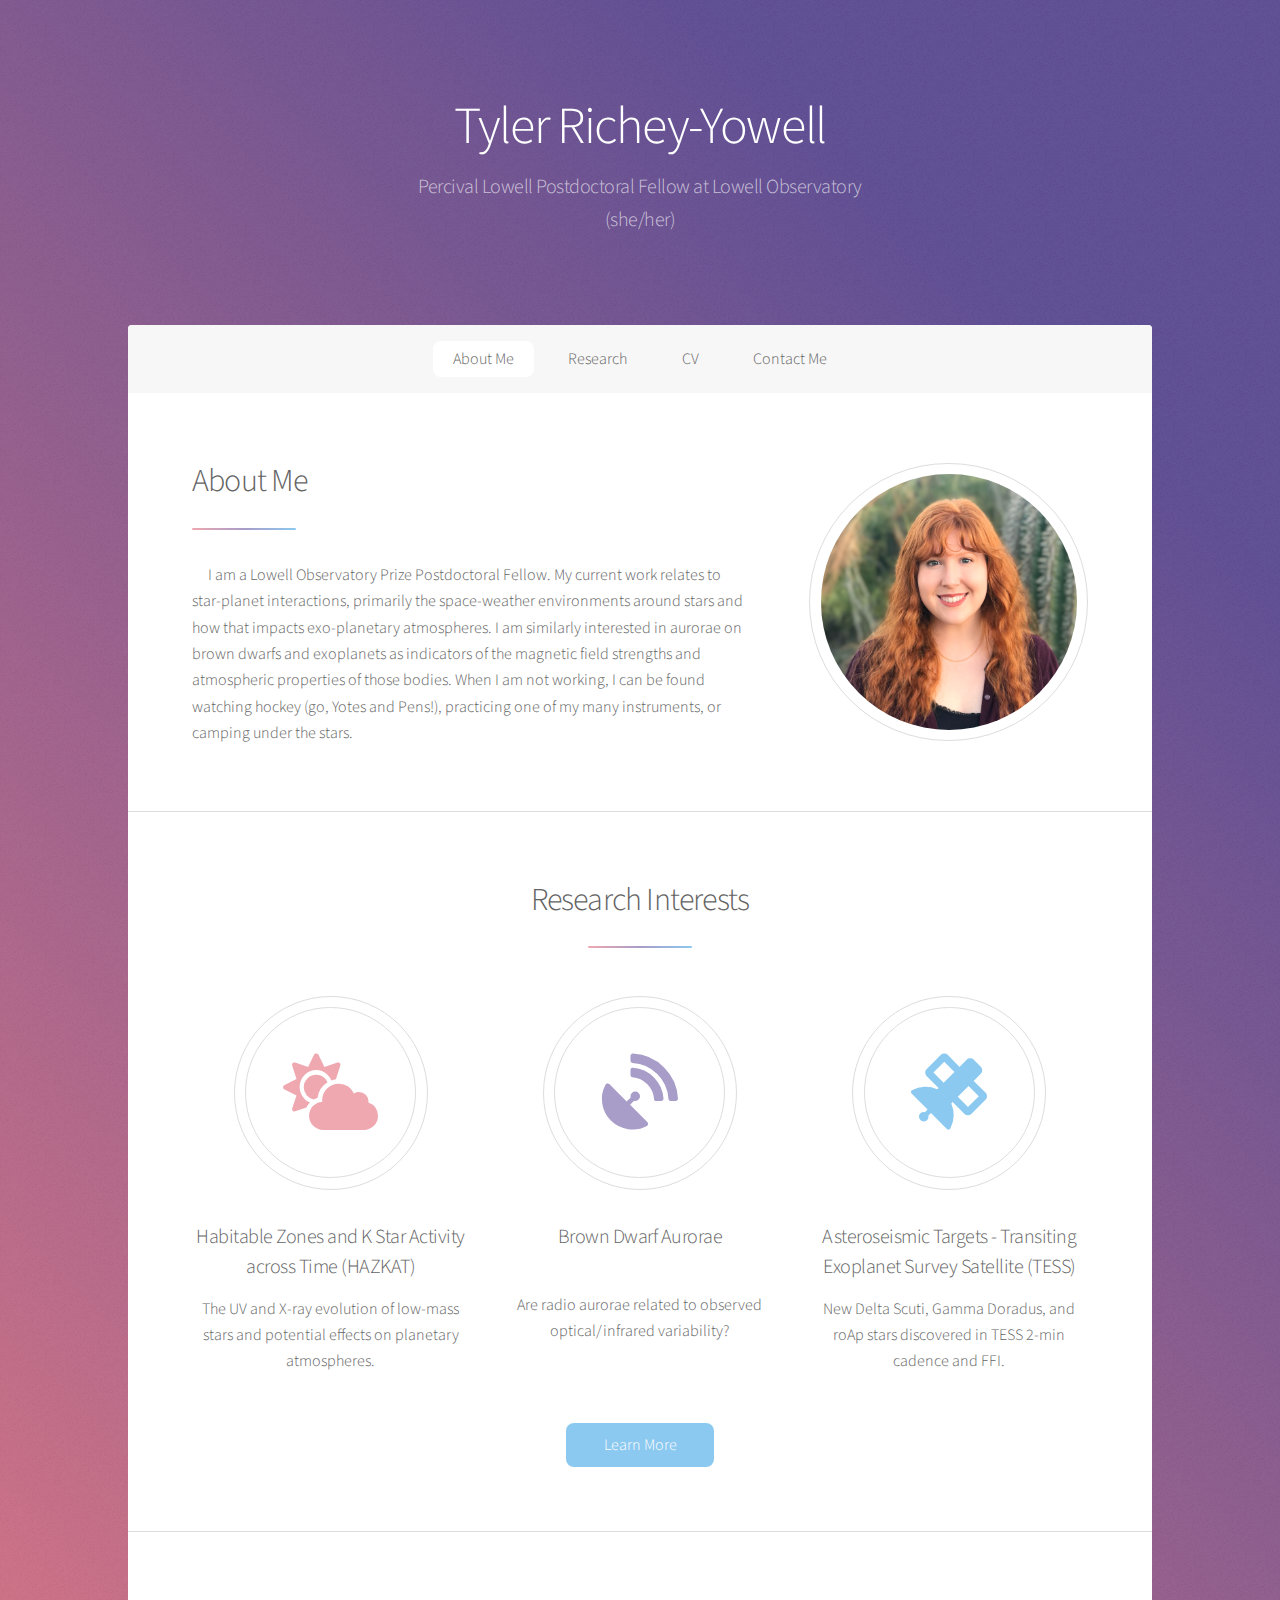
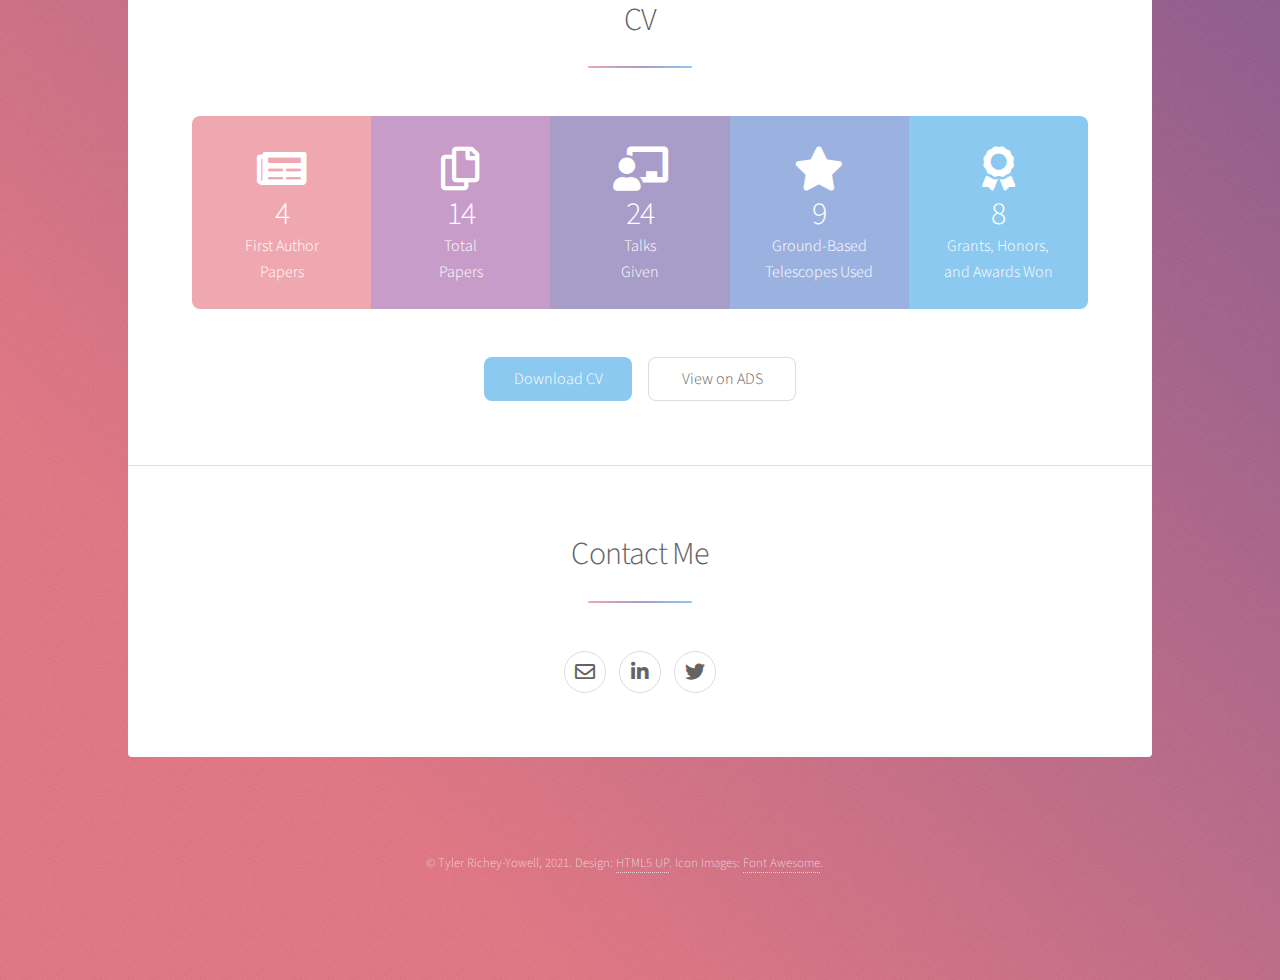
<file: index.html>
<!DOCTYPE HTML>
<!--
	Stellar by HTML5 UP
	html5up.net | @ajlkn
	Free for personal and commercial use under the CCA 3.0 license (html5up.net/license)
-->
<html>
	<head>
		<title>Tyler Richey-Yowell</title>
		<meta charset="utf-8" />
		<meta name="viewport" content="width=device-width, initial-scale=1, user-scalable=no" />
		<link rel="stylesheet" href="assets/css/main.css" />
		<noscript><link rel="stylesheet" href="assets/css/noscript.css" /></noscript>
	</head>
	<body class="is-preload">

		<!-- Wrapper -->
			<div id="wrapper">

				<!-- Header -->
					<header id="header" class="alt">
<!--
						<span class="logo"><img src="images/logo.svg" alt="" /></span>
 -->
						<h1>Tyler Richey-Yowell</h1>
						<p> Percival Lowell Postdoctoral Fellow at Lowell Observatory <br /> (she/her)</p>
					</header>

				<!-- Nav -->
					<nav id="nav">
						<ul>
							<li><a href="#intro" class="active">About Me</a></li>
							<li><a href="#first">Research</a></li>
							<li><a href="#second">CV</a></li>
							<li><a href="#cta">Contact Me</a></li>
						</ul>
					</nav>

				<!-- Main -->
					<div id="main">

						<!-- Introduction -->
							<section id="intro" class="main">
								<div class="spotlight">
									<div class="content">
										<header class="major">
											<h2>About Me</h2>
										</header>
										<p>&emsp;I am a Lowell Observatory Prize Postdoctoral Fellow. My current work relates to star-planet interactions, primarily the space-weather environments around stars and how that impacts exo-planetary atmospheres. I am similarly interested in aurorae on brown dwarfs and exoplanets as indicators of the magnetic field strengths and atmospheric properties of those bodies. When I am not working, I can be found watching hockey (go, Yotes and Pens!), practicing one of my many instruments, or camping under the stars. </p>
									</div>
									<span class="image"><img src="me.jpg" alt="" /></span>
								</div>
							</section>

						<!-- First Section -->
							<section id="first" class="main special">
								<header class="major">
									<h2>Research Interests</h2>
<!--
									<p>I am excited about multi-wavelength studies of stars and the environments they provide for planets that they host. </p>
 -->

								</header>
								<ul class="features">
									<li>
										<span class="icon solid major style1 fa-cloud-sun"></span>
										<h3>Habitable Zones and K Star Activity across Time (HAZKAT) </h3>
										<p>The UV and X-ray evolution of low-mass stars and potential effects on planetary atmospheres. </p>
									</li>
									<li>
										<span class="icon solid major style3 fa-satellite-dish"></span>
										<h3>Brown Dwarf Aurorae </h3>
										<p><br />Are radio aurorae related to observed optical/infrared variability?</p>
									</li>
									<li>
										<span class="icon solid major style5 fa-satellite"></span>
										<h3>Asteroseismic Targets - Transiting Exoplanet Survey Satellite (TESS)</h3>
										<p>New Delta Scuti, Gamma Doradus, and roAp stars discovered in TESS 2-min cadence and FFI.</p>
									</li>
								</ul>
								<footer class="major">
									<ul class="actions special">
										<li><a href="generic.html" class="primary button">Learn More</a></li>
									</ul>
								</footer>
							</section>

						<!-- Second Section -->
							<section id="second" class="main special">
								<header class="major">
									<h2>CV</h2>
<!--
									<p>Donec imperdiet consequat consequat. Suspendisse feugiat congue<br />
									posuere. Nulla massa urna, fermentum eget quam aliquet.</p>
 -->
								</header>
								<ul class="statistics">
									<li class="style1">
										<span class="icon solid fa-newspaper"></span>
										<strong>4</strong> First Author <br />Papers
									</li>
									<li class="style2">
										<span class="icon fa-copy"></span>
										<strong>14</strong> Total <br />Papers
									</li>
									<li class="style3">
										<span class="icon solid fa-chalkboard-teacher"></span>
										<strong>24</strong> Talks <br />Given
									</li>
									<li class="style4">
										<span class="icon solid fa-star"></span>
										<strong>9</strong> Ground-Based <br /> Telescopes Used
									</li>
									<li class="style5">
										<span class="icon solid fa-award"></span>
										<strong>8</strong> Grants, Honors,  <br /> and Awards Won
									</li>
								</ul>
<!--
								<p class="content">Nam elementum nisl et mi a commodo porttitor. Morbi sit amet nisl eu arcu faucibus hendrerit vel a risus. Nam a orci mi, elementum ac arcu sit amet, fermentum pellentesque et purus. Integer maximus varius lorem, sed convallis diam accumsan sed. Etiam porttitor placerat sapien, sed eleifend a enim pulvinar faucibus semper quis ut arcu. Ut non nisl a mollis est efficitur vestibulum. Integer eget purus nec nulla mattis et accumsan ut magna libero. Morbi auctor iaculis porttitor. Sed ut magna ac risus et hendrerit scelerisque. Praesent eleifend lacus in lectus aliquam porta. Cras eu ornare dui curabitur lacinia.</p>
 -->
								<footer class="major">
									<ul class="actions special">
										<li><a href="https://drive.google.com/file/d/1qJ9Pt2Qfb9PPh_CcZoT1AZcwDATyOQXX/view?usp=sharing" class="primary button" target="_blank">Download CV</a></li>
										<li><a href="https://ui.adsabs.harvard.edu/search/q=%20author%3A%22Richey-Yowell%2C%20T%22&sort=date%20desc%2C%20bibcode%20desc&p_=0" class="button" target="_blank">View on ADS</a></li>
									</ul>
								</footer>
							</section>

						<!-- Get Started -->
							<section id="cta" class="main special">
								<header class="major">
									<h2>Contact Me</h2>
<!--
									<p>Donec imperdiet consequat consequat. Suspendisse feugiat congue<br />
									posuere. Nulla massa urna, fermentum eget quam aliquet.</p>
 -->
								</header>
<!--
								<h2>Contact Me</h2>
 -->
<!--
								<form method="post" action="#">
									<div class="row gtr-uniform">
										<div class="col-6 col-12-xsmall">
											<input type="text" name="demo-name" id="demo-name" value="" placeholder="Name" />
										</div>
										<div class="col-6 col-12-xsmall">
											<input type="email" name="demo-email" id="demo-email" value="" placeholder="Email" />
										</div>
										<div class="col-12">
											<textarea name="demo-message" id="demo-message" placeholder="Enter your message" rows="6"></textarea>
										</div>
										<div class="col-6 col-12-small">
											<input type="checkbox" id="demo-copy" name="demo-copy">
											<label for="demo-copy">Email me a copy</label>
										</div>

										<div class="col-12">
											<ul class="actions">
												<li><input type="submit" value="Send Message" class="primary" /></li>
												<li><input type="reset" value="Reset" /></li>
											</ul>
										</div>
									</div>
								</form>
 -->

								<ul class="icons">
								<li><a href="mailto: try@lowell.edu" class="icon fa-envelope alt"><span class="label">Email</span></a></li>
								<li><a href="https://www.linkedin.com/in/tyler-richey-yowell/" class="icon brands fa-linkedin-in alt" target="_blank"><span class="label">LinkedIn</span></a></li>
								<li><a href="https://twitter.com/try2121" class="icon brands fa-twitter alt"  target="_blank"><span class="label">Twitter</span></a></li>


							</section>


					</div>

				<!-- Footer -->
					<footer id="footer">
<!--
						<section>
							<h2>Aliquam sed mauris</h2>
							<p>Sed lorem ipsum dolor sit amet et nullam consequat feugiat consequat magna adipiscing tempus etiam dolore veroeros. eget dapibus mauris. Cras aliquet, nisl ut viverra sollicitudin, ligula erat egestas velit, vitae tincidunt odio.</p>
							<ul class="actions">
								<li><a href="generic.html" class="button">Learn More</a></li>
							</ul>
						</section>
 -->
<!--
						<section>
							<h2>Etiam feugiat</h2>
							<dl class="alt">
								<dt>Address</dt>
								<dd>1234 Somewhere Road &bull; Nashville, TN 00000 &bull; USA</dd>
								<dt>Phone</dt>
								<dd>(000) 000-0000 x 0000</dd>
								<dt>Email</dt>
								<dd><a href="#">information@untitled.tld</a></dd>
							</dl>
							<ul class="icons">
								<li><a href="#" class="icon brands fa-twitter alt"><span class="label">Twitter</span></a></li>
								<li><a href="#" class="icon brands fa-facebook-f alt"><span class="label">Facebook</span></a></li>
								<li><a href="#" class="icon brands fa-instagram alt"><span class="label">Instagram</span></a></li>
								<li><a href="#" class="icon brands fa-github alt"><span class="label">GitHub</span></a></li>
								<li><a href="#" class="icon brands fa-dribbble alt"><span class="label">Dribbble</span></a></li>
							</ul>
						</section>
 -->
						<p class="copyright">&copy; Tyler Richey-Yowell, 2021. Design: <a href="https://html5up.net" target="_blank">HTML5 UP</a>. Icon Images: <a href="https://fontawesome.com" target="_blank">Font Awesome</a>.</p>
					</footer>

			</div>

		<!-- Scripts -->
			<script src="jquery.min.js"></script>
			<script src="jquery.scrollex.min.js"></script>
			<script src="jquery.scrolly.min.js"></script>
			<script src="browser.min.js"></script>
			<script src="breakpoints.min.js"></script>
			<script src="util.js"></script>
			<script src="main.js"></script>

	</body>
</html>
</file>
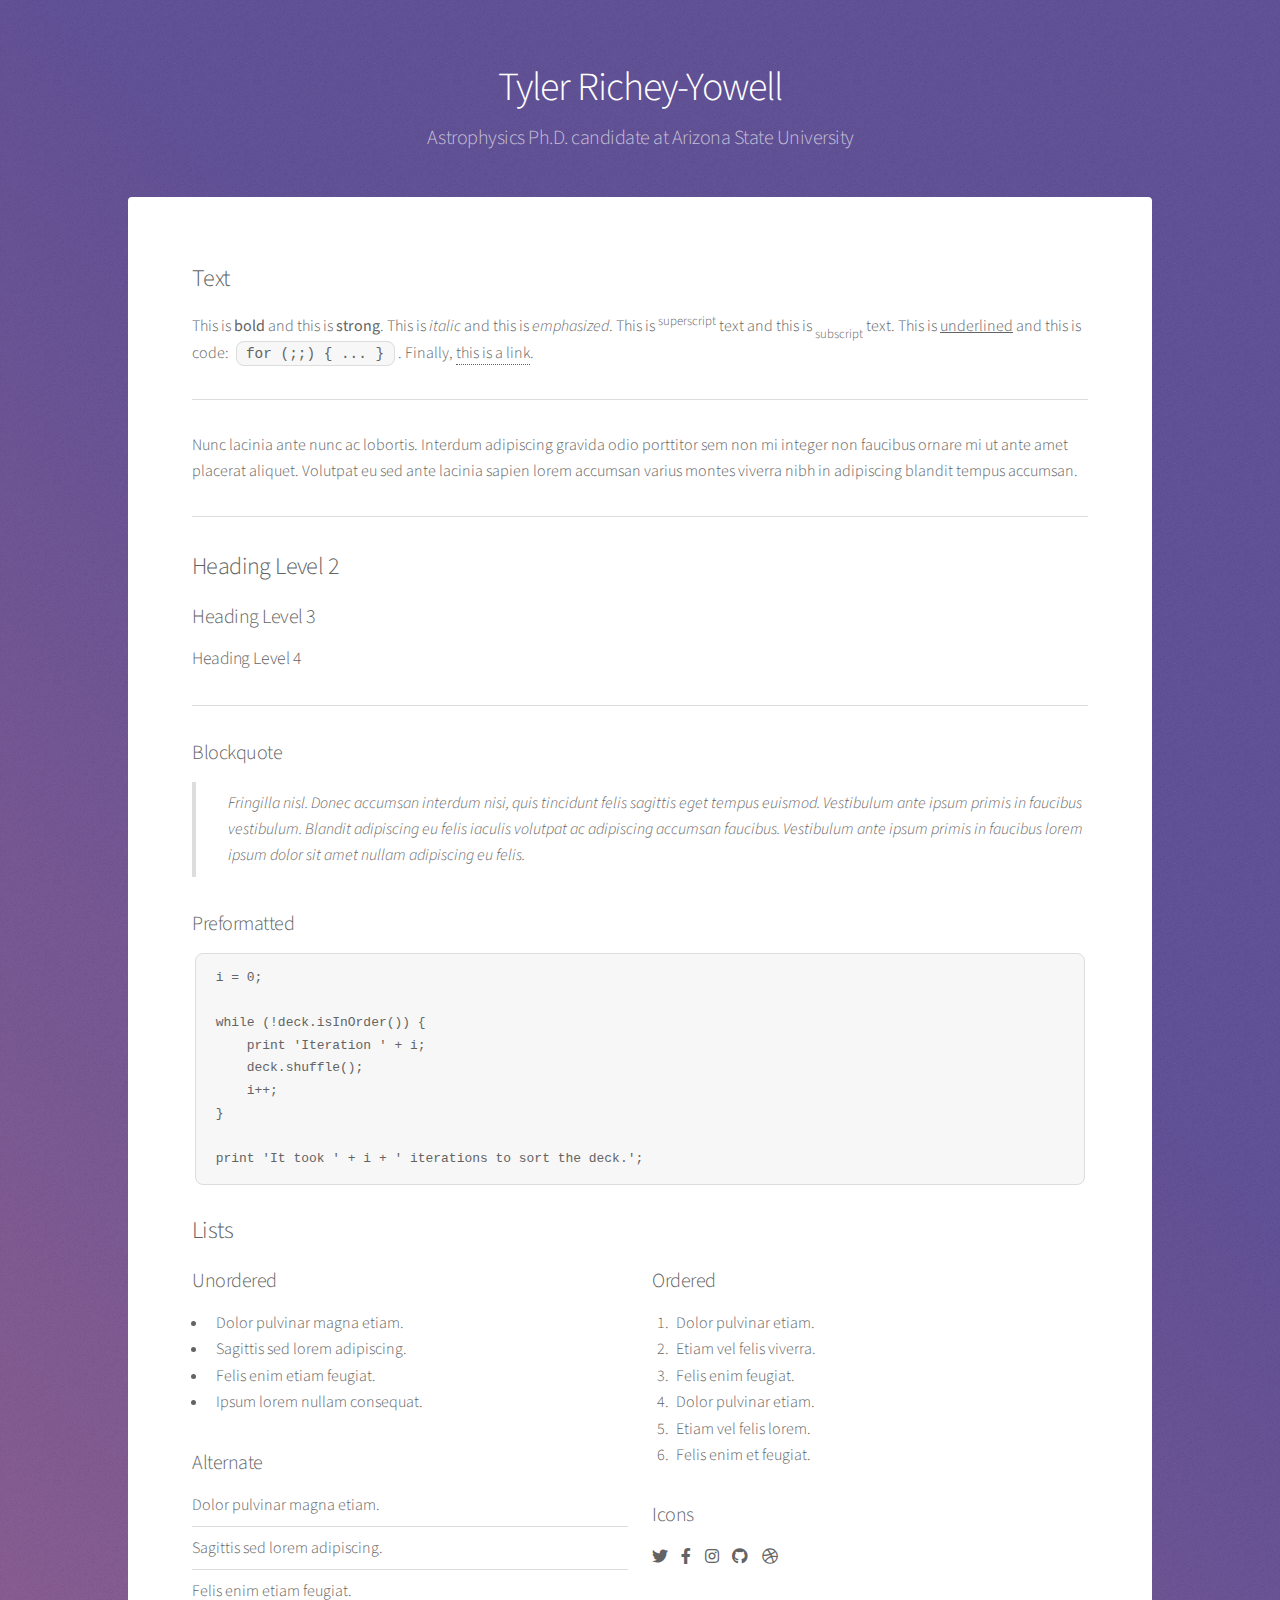
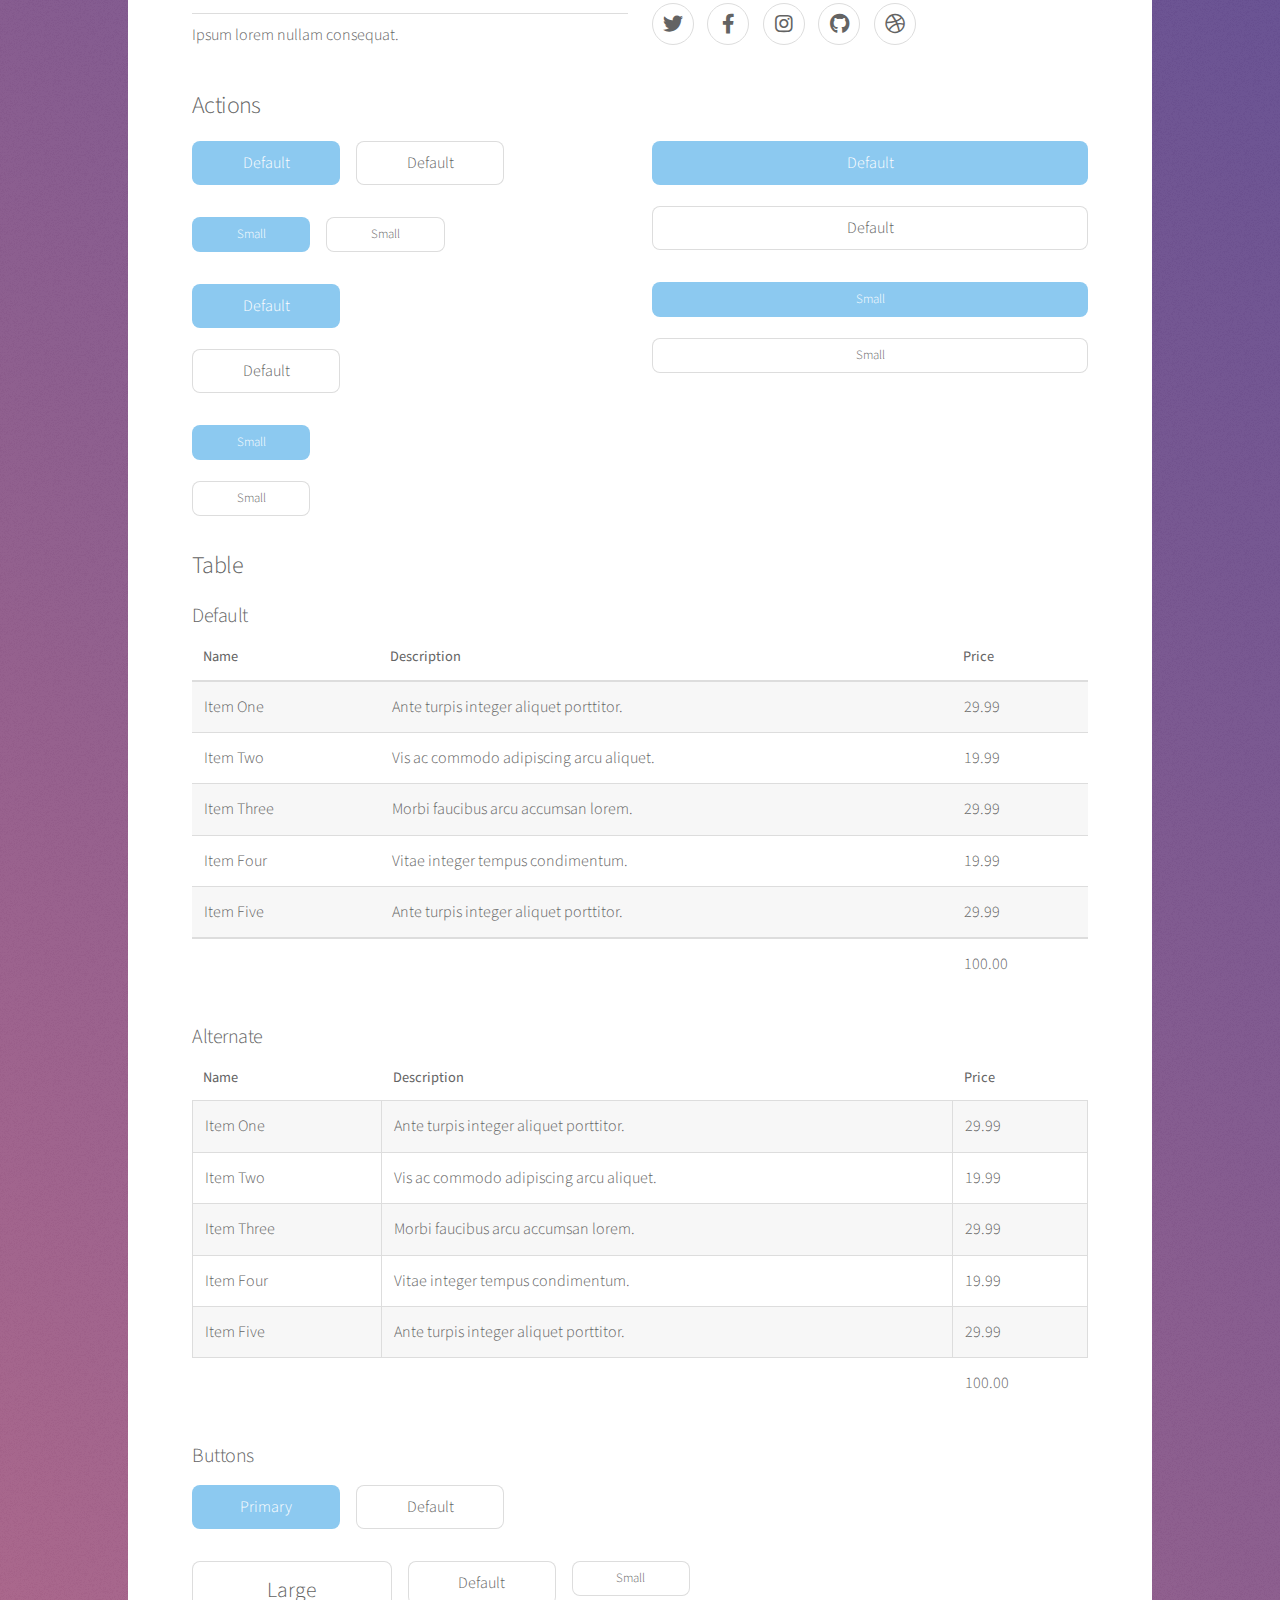
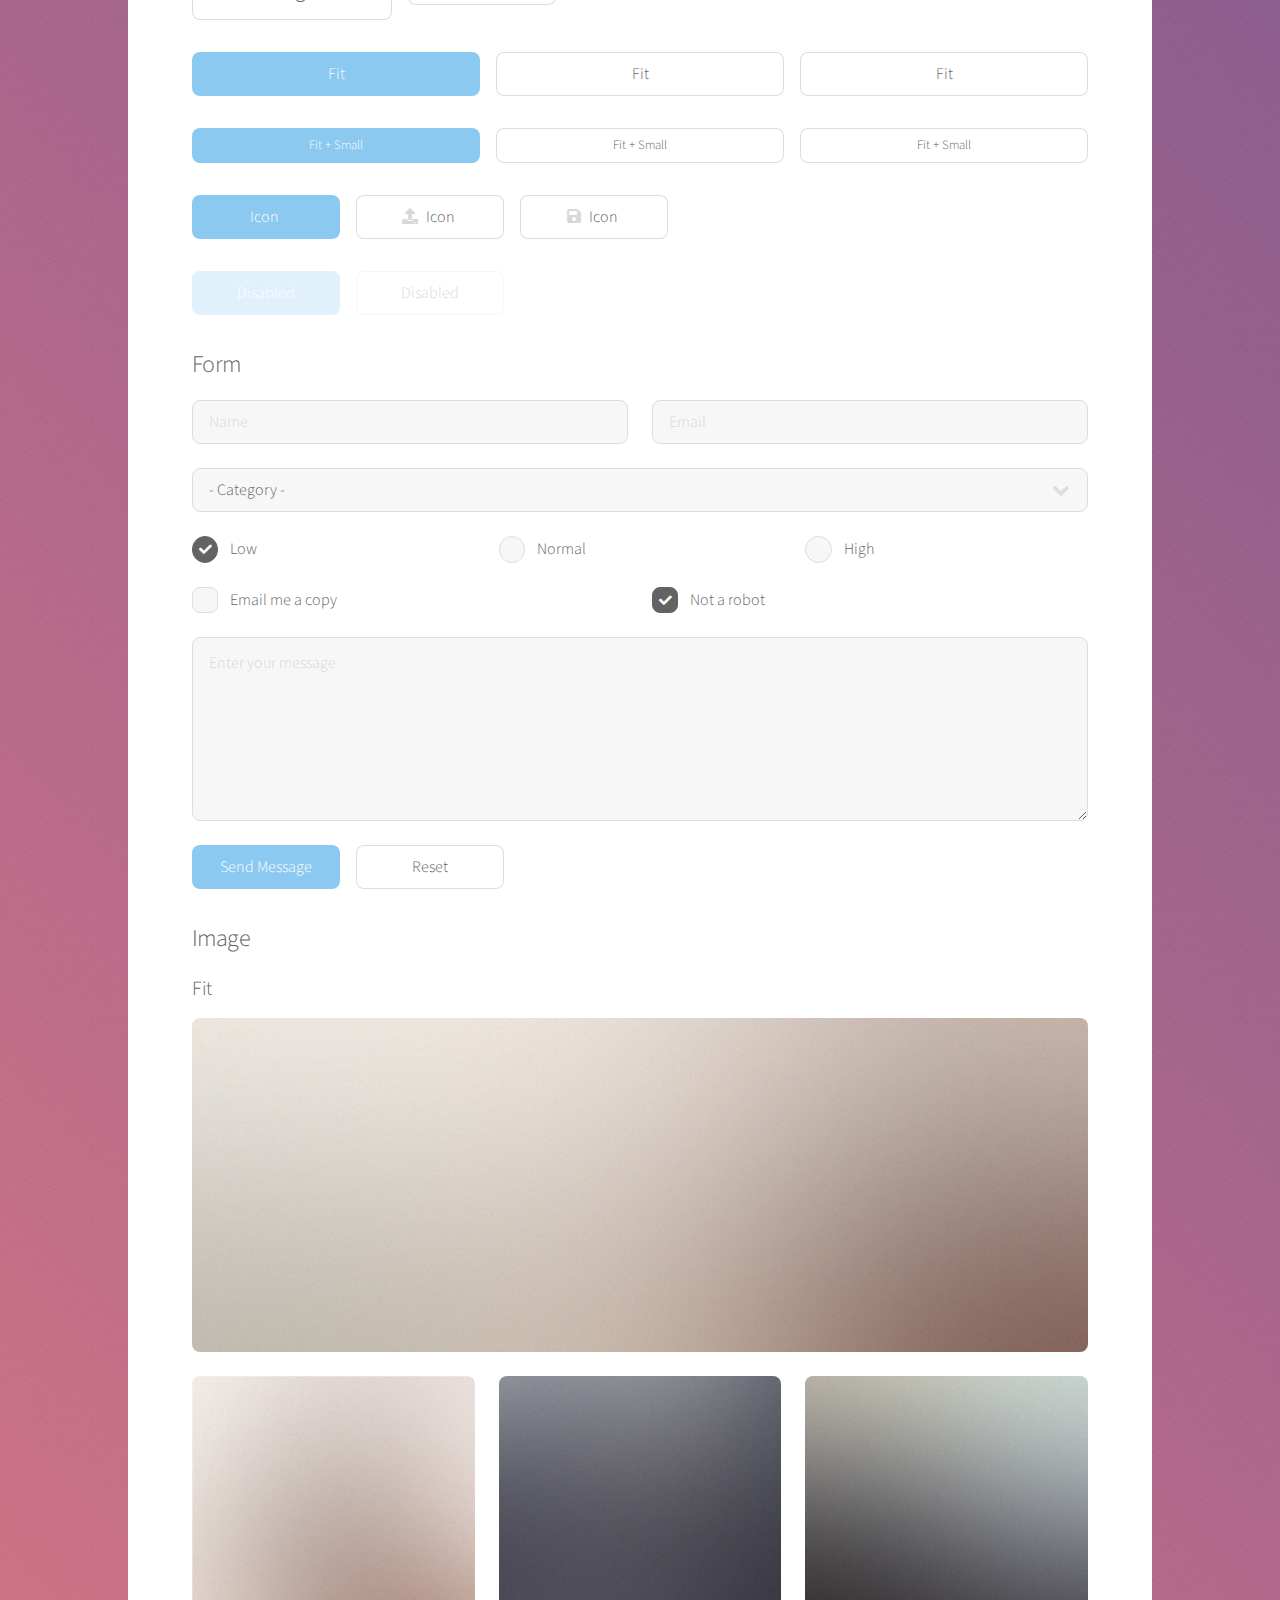
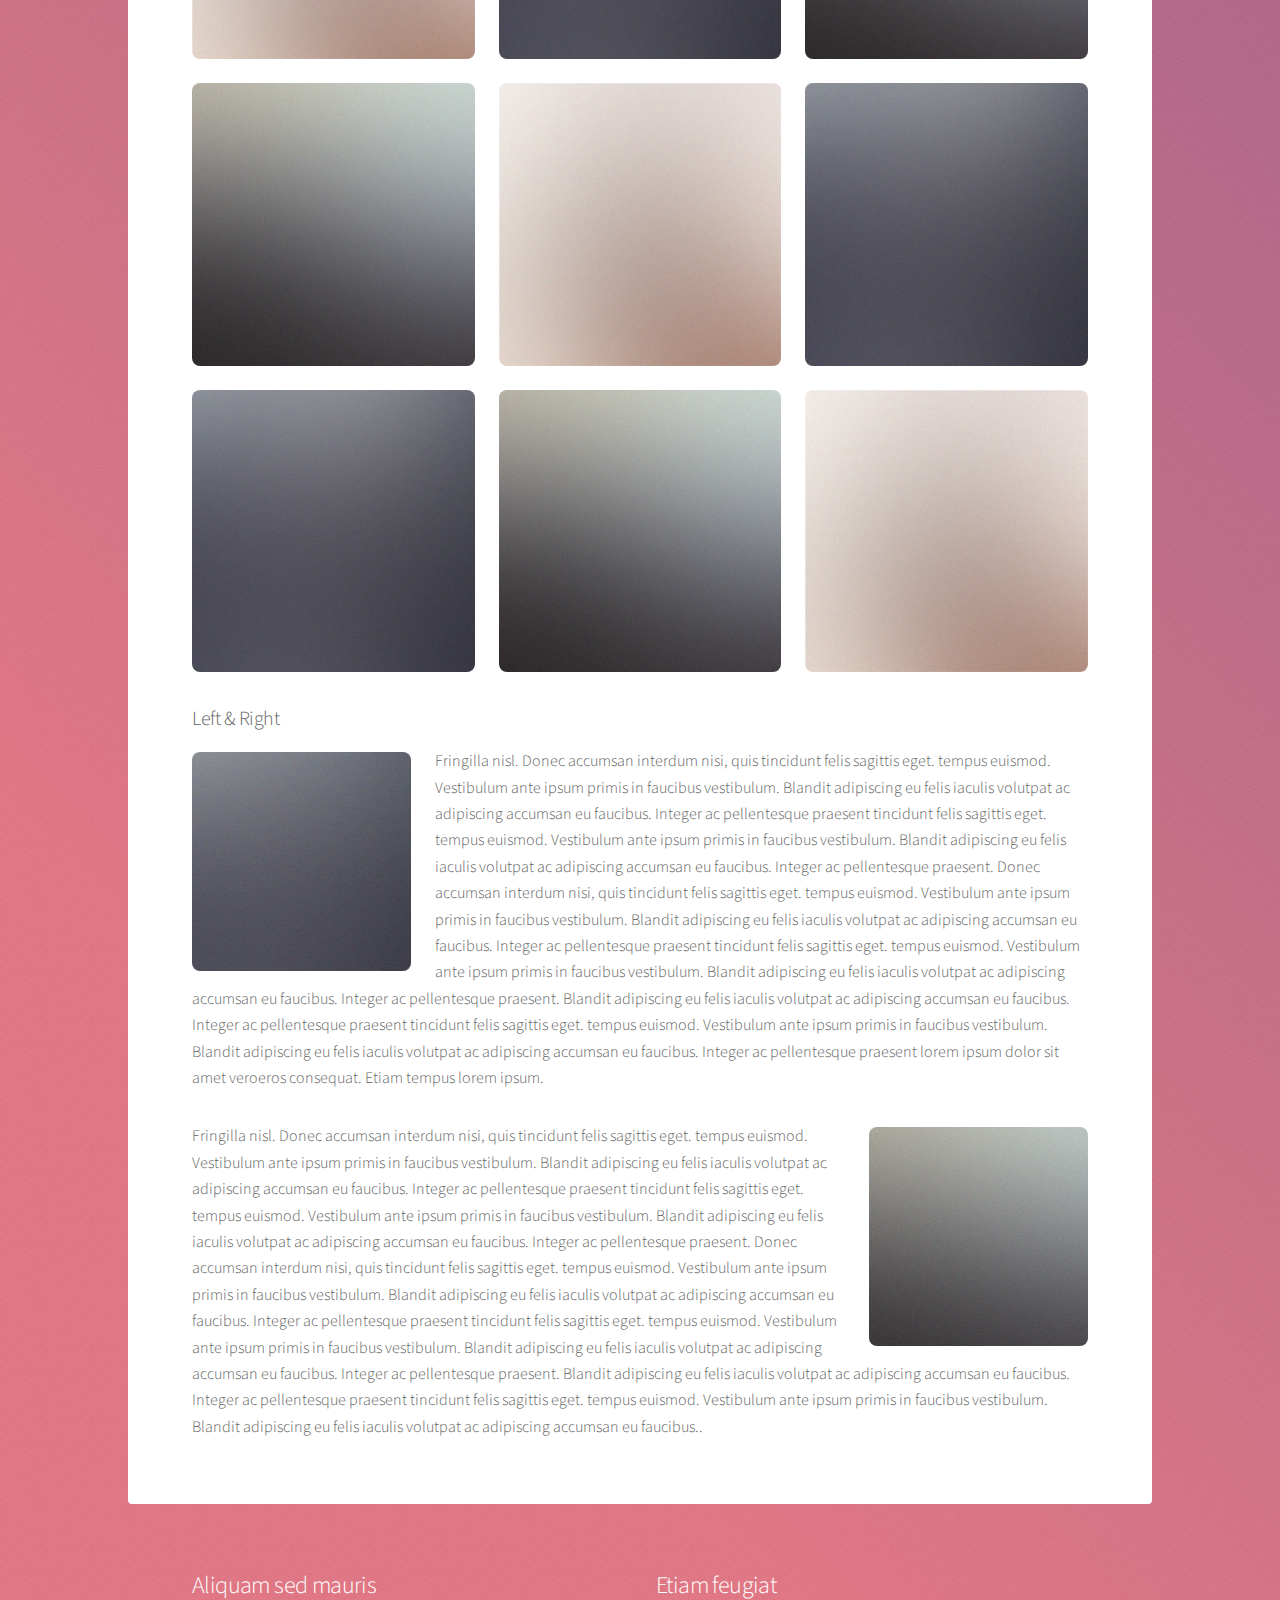
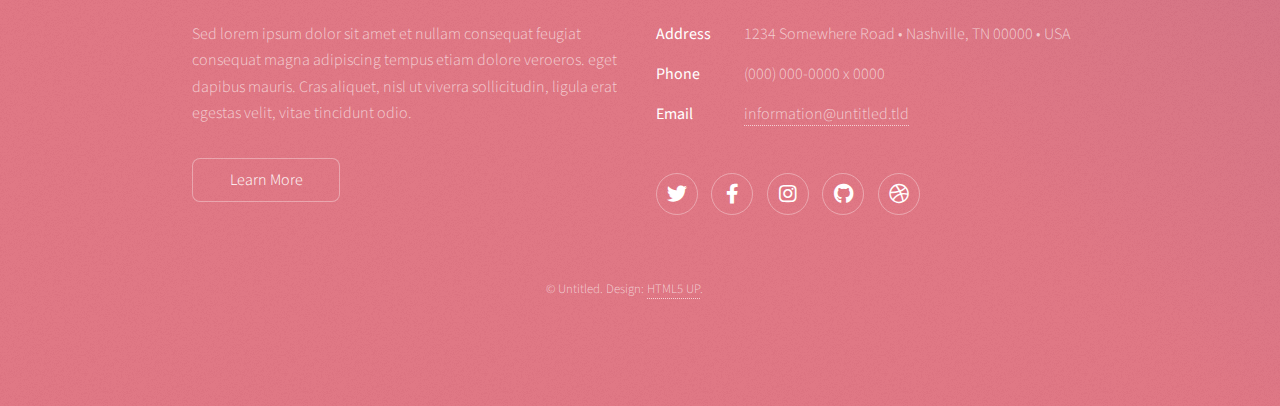
<file: elements.html>
<!DOCTYPE HTML>
<!--
	Stellar by HTML5 UP
	html5up.net | @ajlkn
	Free for personal and commercial use under the CCA 3.0 license (html5up.net/license)
-->
<html>
	<head>
		<title>Tyler Richey-Yowell</title>
		<meta charset="utf-8" />
		<meta name="viewport" content="width=device-width, initial-scale=1, user-scalable=no" />
		<link rel="stylesheet" href="assets/css/main.css" />
		<noscript><link rel="stylesheet" href="assets/css/noscript.css" /></noscript>
	</head>
	<body class="is-preload">

		<!-- Wrapper -->
			<div id="wrapper">

				<!-- Header -->
					<header id="header">
						<h1>Tyler Richey-Yowell</h1>
						<p>Astrophysics Ph.D. candidate at Arizona State University</p>
					</header>

				<!-- Main -->
					<div id="main">

						<!-- Content -->
							<section id="content" class="main">

								<!-- Text -->
									<section>
										<h2>Text</h2>
										<p> This is <b>bold</b> and this is <strong>strong</strong>. This is <i>italic</i> and this is <em>emphasized</em>.
										This is <sup>superscript</sup> text and this is <sub>subscript</sub> text.
										This is <u>underlined</u> and this is code: <code>for (;;) { ... }</code>. Finally, <a href="#">this is a link</a>.</p>
										<hr />
										<p>Nunc lacinia ante nunc ac lobortis. Interdum adipiscing gravida odio porttitor sem non mi integer non faucibus ornare mi ut ante amet placerat aliquet. Volutpat eu sed ante lacinia sapien lorem accumsan varius montes viverra nibh in adipiscing blandit tempus accumsan.</p>
										<hr />
										<h2>Heading Level 2</h2>
										<h3>Heading Level 3</h3>
										<h4>Heading Level 4</h4>
										<hr />
										<h3>Blockquote</h3>
										<blockquote>Fringilla nisl. Donec accumsan interdum nisi, quis tincidunt felis sagittis eget tempus euismod. Vestibulum ante ipsum primis in faucibus vestibulum. Blandit adipiscing eu felis iaculis volutpat ac adipiscing accumsan faucibus. Vestibulum ante ipsum primis in faucibus lorem ipsum dolor sit amet nullam adipiscing eu felis.</blockquote>
										<h3>Preformatted</h3>
										<pre><code>i = 0;

while (!deck.isInOrder()) {
    print 'Iteration ' + i;
    deck.shuffle();
    i++;
}

print 'It took ' + i + ' iterations to sort the deck.';</code></pre>
									</section>

								<!-- Lists -->
									<section>
										<h2>Lists</h2>
										<div class="row">
											<div class="col-6 col-12-medium">
												<h3>Unordered</h3>
												<ul>
													<li>Dolor pulvinar magna etiam.</li>
													<li>Sagittis sed lorem adipiscing.</li>
													<li>Felis enim etiam feugiat.</li>
													<li>Ipsum lorem nullam consequat.</li>
												</ul>
												<h3>Alternate</h3>
												<ul class="alt">
													<li>Dolor pulvinar magna etiam.</li>
													<li>Sagittis sed lorem adipiscing.</li>
													<li>Felis enim etiam feugiat.</li>
													<li>Ipsum lorem nullam consequat.</li>
												</ul>
											</div>
											<div class="col-6 col-12-medium">
												<h3>Ordered</h3>
												<ol>
													<li>Dolor pulvinar etiam.</li>
													<li>Etiam vel felis viverra.</li>
													<li>Felis enim feugiat.</li>
													<li>Dolor pulvinar etiam.</li>
													<li>Etiam vel felis lorem.</li>
													<li>Felis enim et feugiat.</li>
												</ol>
												<h3>Icons</h3>
												<ul class="icons">
													<li><a href="#" class="icon brands fa-twitter"><span class="label">Twitter</span></a></li>
													<li><a href="#" class="icon brands fa-facebook-f"><span class="label">Facebook</span></a></li>
													<li><a href="#" class="icon brands fa-instagram"><span class="label">Instagram</span></a></li>
													<li><a href="#" class="icon brands fa-github"><span class="label">GitHub</span></a></li>
													<li><a href="#" class="icon brands fa-dribbble"><span class="label">Dribbble</span></a></li>
												</ul>
												<ul class="icons">
													<li><a href="#" class="icon brands alt fa-twitter"><span class="label">Twitter</span></a></li>
													<li><a href="#" class="icon brands alt fa-facebook-f"><span class="label">Facebook</span></a></li>
													<li><a href="#" class="icon brands alt fa-instagram"><span class="label">Instagram</span></a></li>
													<li><a href="#" class="icon brands alt fa-github"><span class="label">GitHub</span></a></li>
													<li><a href="#" class="icon brands alt fa-dribbble"><span class="label">Dribbble</span></a></li>
												</ul>
											</div>
										</div>
										<h2>Actions</h2>
										<div class="row">
											<div class="col-6 col-12-medium">
												<ul class="actions">
													<li><a href="#" class="button primary">Default</a></li>
													<li><a href="#" class="button">Default</a></li>
												</ul>
												<ul class="actions small">
													<li><a href="#" class="button primary small">Small</a></li>
													<li><a href="#" class="button small">Small</a></li>
												</ul>
												<ul class="actions stacked">
													<li><a href="#" class="button primary">Default</a></li>
													<li><a href="#" class="button">Default</a></li>
												</ul>
												<ul class="actions stacked">
													<li><a href="#" class="button primary small">Small</a></li>
													<li><a href="#" class="button small">Small</a></li>
												</ul>
											</div>
											<div class="col-6 col-12-medium">
												<ul class="actions stacked">
													<li><a href="#" class="button primary fit">Default</a></li>
													<li><a href="#" class="button fit">Default</a></li>
												</ul>
												<ul class="actions stacked">
													<li><a href="#" class="button primary small fit">Small</a></li>
													<li><a href="#" class="button small fit">Small</a></li>
												</ul>
											</div>
										</div>
									</section>

								<!-- Table -->
									<section>
										<h2>Table</h2>
										<h3>Default</h3>
										<div class="table-wrapper">
											<table>
												<thead>
													<tr>
														<th>Name</th>
														<th>Description</th>
														<th>Price</th>
													</tr>
												</thead>
												<tbody>
													<tr>
														<td>Item One</td>
														<td>Ante turpis integer aliquet porttitor.</td>
														<td>29.99</td>
													</tr>
													<tr>
														<td>Item Two</td>
														<td>Vis ac commodo adipiscing arcu aliquet.</td>
														<td>19.99</td>
													</tr>
													<tr>
														<td>Item Three</td>
														<td> Morbi faucibus arcu accumsan lorem.</td>
														<td>29.99</td>
													</tr>
													<tr>
														<td>Item Four</td>
														<td>Vitae integer tempus condimentum.</td>
														<td>19.99</td>
													</tr>
													<tr>
														<td>Item Five</td>
														<td>Ante turpis integer aliquet porttitor.</td>
														<td>29.99</td>
													</tr>
												</tbody>
												<tfoot>
													<tr>
														<td colspan="2"></td>
														<td>100.00</td>
													</tr>
												</tfoot>
											</table>
										</div>

										<h3>Alternate</h3>
										<div class="table-wrapper">
											<table class="alt">
												<thead>
													<tr>
														<th>Name</th>
														<th>Description</th>
														<th>Price</th>
													</tr>
												</thead>
												<tbody>
													<tr>
														<td>Item One</td>
														<td>Ante turpis integer aliquet porttitor.</td>
														<td>29.99</td>
													</tr>
													<tr>
														<td>Item Two</td>
														<td>Vis ac commodo adipiscing arcu aliquet.</td>
														<td>19.99</td>
													</tr>
													<tr>
														<td>Item Three</td>
														<td> Morbi faucibus arcu accumsan lorem.</td>
														<td>29.99</td>
													</tr>
													<tr>
														<td>Item Four</td>
														<td>Vitae integer tempus condimentum.</td>
														<td>19.99</td>
													</tr>
													<tr>
														<td>Item Five</td>
														<td>Ante turpis integer aliquet porttitor.</td>
														<td>29.99</td>
													</tr>
												</tbody>
												<tfoot>
													<tr>
														<td colspan="2"></td>
														<td>100.00</td>
													</tr>
												</tfoot>
											</table>
										</div>
									</section>

								<!-- Buttons -->
									<section>
										<h3>Buttons</h3>
										<ul class="actions">
											<li><a href="#opening" class="button primary">Primary</a></li>
											<li><a href="#" class="button">Default</a></li>
										</ul>
										<ul class="actions">
											<li><a href="#" class="button large">Large</a></li>
											<li><a href="#" class="button">Default</a></li>
											<li><a href="#" class="button small">Small</a></li>
										</ul>
										<ul class="actions fit">
											<li><a href="#" class="button primary fit">Fit</a></li>
											<li><a href="#" class="button fit">Fit</a></li>
											<li><a href="#" class="button fit">Fit</a></li>
										</ul>
										<ul class="actions fit small">
											<li><a href="#" class="button primary fit small">Fit + Small</a></li>
											<li><a href="#" class="button fit small">Fit + Small</a></li>
											<li><a href="#" class="button fit small">Fit + Small</a></li>
										</ul>
										<ul class="actions">
											<li><a href="#" class="button primary icon solidfa-download">Icon</a></li>
											<li><a href="#" class="button icon solid fa-upload">Icon</a></li>
											<li><a href="#" class="button icon solid fa-save">Icon</a></li>
										</ul>
										<ul class="actions">
											<li><span class="button primary disabled">Disabled</span></li>
											<li><span class="button disabled">Disabled</span></li>
										</ul>
									</section>

								<!-- Form -->
									<section>
										<h2>Form</h2>
										<form method="post" action="#">
											<div class="row gtr-uniform">
												<div class="col-6 col-12-xsmall">
													<input type="text" name="demo-name" id="demo-name" value="" placeholder="Name" />
												</div>
												<div class="col-6 col-12-xsmall">
													<input type="email" name="demo-email" id="demo-email" value="" placeholder="Email" />
												</div>
												<div class="col-12">
													<select name="demo-category" id="demo-category">
														<option value="">- Category -</option>
														<option value="1">Manufacturing</option>
														<option value="1">Shipping</option>
														<option value="1">Administration</option>
														<option value="1">Human Resources</option>
													</select>
												</div>
												<div class="col-4 col-12-small">
													<input type="radio" id="demo-priority-low" name="demo-priority" checked>
													<label for="demo-priority-low">Low</label>
												</div>
												<div class="col-4 col-12-small">
													<input type="radio" id="demo-priority-normal" name="demo-priority">
													<label for="demo-priority-normal">Normal</label>
												</div>
												<div class="col-4 col-12-small">
													<input type="radio" id="demo-priority-high" name="demo-priority">
													<label for="demo-priority-high">High</label>
												</div>
												<div class="col-6 col-12-small">
													<input type="checkbox" id="demo-copy" name="demo-copy">
													<label for="demo-copy">Email me a copy</label>
												</div>
												<div class="col-6 col-12-small">
													<input type="checkbox" id="demo-human" name="demo-human" checked>
													<label for="demo-human">Not a robot</label>
												</div>
												<div class="col-12">
													<textarea name="demo-message" id="demo-message" placeholder="Enter your message" rows="6"></textarea>
												</div>
												<div class="col-12">
													<ul class="actions">
														<li><input type="submit" value="Send Message" class="primary" /></li>
														<li><input type="reset" value="Reset" /></li>
													</ul>
												</div>
											</div>
										</form>
									</section>

								<!-- Image -->
									<section>
										<h2>Image</h2>
										<h3>Fit</h3>
										<div class="box alt">
											<div class="row gtr-uniform">
												<div class="col-12"><span class="image fit"><img src="images/pic04.jpg" alt="" /></span></div>
												<div class="col-4"><span class="image fit"><img src="images/pic01.jpg" alt="" /></span></div>
												<div class="col-4"><span class="image fit"><img src="images/pic02.jpg" alt="" /></span></div>
												<div class="col-4"><span class="image fit"><img src="images/pic03.jpg" alt="" /></span></div>
												<div class="col-4"><span class="image fit"><img src="images/pic03.jpg" alt="" /></span></div>
												<div class="col-4"><span class="image fit"><img src="images/pic01.jpg" alt="" /></span></div>
												<div class="col-4"><span class="image fit"><img src="images/pic02.jpg" alt="" /></span></div>
												<div class="col-4"><span class="image fit"><img src="images/pic02.jpg" alt="" /></span></div>
												<div class="col-4"><span class="image fit"><img src="images/pic03.jpg" alt="" /></span></div>
												<div class="col-4"><span class="image fit"><img src="images/pic01.jpg" alt="" /></span></div>
											</div>
										</div>
										<h3>Left &amp; Right</h3>
										<p><span class="image left"><img src="images/pic05.jpg" alt="" /></span>Fringilla nisl. Donec accumsan interdum nisi, quis tincidunt felis sagittis eget. tempus euismod. Vestibulum ante ipsum primis in faucibus vestibulum. Blandit adipiscing eu felis iaculis volutpat ac adipiscing accumsan eu faucibus. Integer ac pellentesque praesent tincidunt felis sagittis eget. tempus euismod. Vestibulum ante ipsum primis in faucibus vestibulum. Blandit adipiscing eu felis iaculis volutpat ac adipiscing accumsan eu faucibus. Integer ac pellentesque praesent. Donec accumsan interdum nisi, quis tincidunt felis sagittis eget. tempus euismod. Vestibulum ante ipsum primis in faucibus vestibulum. Blandit adipiscing eu felis iaculis volutpat ac adipiscing accumsan eu faucibus. Integer ac pellentesque praesent tincidunt felis sagittis eget. tempus euismod. Vestibulum ante ipsum primis in faucibus vestibulum. Blandit adipiscing eu felis iaculis volutpat ac adipiscing accumsan eu faucibus. Integer ac pellentesque praesent. Blandit adipiscing eu felis iaculis volutpat ac adipiscing accumsan eu faucibus. Integer ac pellentesque praesent tincidunt felis sagittis eget. tempus euismod. Vestibulum ante ipsum primis in faucibus vestibulum. Blandit adipiscing eu felis iaculis volutpat ac adipiscing accumsan eu faucibus. Integer ac pellentesque praesent lorem ipsum dolor sit amet veroeros consequat. Etiam tempus lorem ipsum.</p>
										<p><span class="image right"><img src="images/pic06.jpg" alt="" /></span>Fringilla nisl. Donec accumsan interdum nisi, quis tincidunt felis sagittis eget. tempus euismod. Vestibulum ante ipsum primis in faucibus vestibulum. Blandit adipiscing eu felis iaculis volutpat ac adipiscing accumsan eu faucibus. Integer ac pellentesque praesent tincidunt felis sagittis eget. tempus euismod. Vestibulum ante ipsum primis in faucibus vestibulum. Blandit adipiscing eu felis iaculis volutpat ac adipiscing accumsan eu faucibus. Integer ac pellentesque praesent. Donec accumsan interdum nisi, quis tincidunt felis sagittis eget. tempus euismod. Vestibulum ante ipsum primis in faucibus vestibulum. Blandit adipiscing eu felis iaculis volutpat ac adipiscing accumsan eu faucibus. Integer ac pellentesque praesent tincidunt felis sagittis eget. tempus euismod. Vestibulum ante ipsum primis in faucibus vestibulum. Blandit adipiscing eu felis iaculis volutpat ac adipiscing accumsan eu faucibus. Integer ac pellentesque praesent. Blandit adipiscing eu felis iaculis volutpat ac adipiscing accumsan eu faucibus. Integer ac pellentesque praesent tincidunt felis sagittis eget. tempus euismod. Vestibulum ante ipsum primis in faucibus vestibulum. Blandit adipiscing eu felis iaculis volutpat ac adipiscing accumsan eu faucibus..</p>
									</section>

							</section>

					</div>

				<!-- Footer -->
					<footer id="footer">
						<section>
							<h2>Aliquam sed mauris</h2>
							<p id="opening">Sed lorem ipsum dolor sit amet et nullam consequat feugiat consequat magna adipiscing tempus etiam dolore veroeros. eget dapibus mauris. Cras aliquet, nisl ut viverra sollicitudin, ligula erat egestas velit, vitae tincidunt odio.</p>
							<ul class="actions">
								<li><a href="#" class="button">Learn More</a></li>
							</ul>
						</section>
						<section>
							<h2>Etiam feugiat</h2>
							<dl class="alt">
								<dt>Address</dt>
								<dd>1234 Somewhere Road &bull; Nashville, TN 00000 &bull; USA</dd>
								<dt>Phone</dt>
								<dd>(000) 000-0000 x 0000</dd>
								<dt>Email</dt>
								<dd><a href="#">information@untitled.tld</a></dd>
							</dl>
							<ul class="icons">
								<li><a href="#" class="icon brands fa-twitter alt"><span class="label">Twitter</span></a></li>
								<li><a href="#" class="icon brands fa-facebook-f alt"><span class="label">Facebook</span></a></li>
								<li><a href="#" class="icon brands fa-instagram alt"><span class="label">Instagram</span></a></li>
								<li><a href="#" class="icon brands fa-github alt"><span class="label">GitHub</span></a></li>
								<li><a href="#" class="icon brands fa-dribbble alt"><span class="label">Dribbble</span></a></li>
							</ul>
						</section>
						<p class="copyright">&copy; Untitled. Design: <a href="https://html5up.net">HTML5 UP</a>.</p>
					</footer>

			</div>

		<!-- Scripts -->
			<script src="assets/js/jquery.min.js"></script>
			<script src="assets/js/jquery.scrollex.min.js"></script>
			<script src="assets/js/jquery.scrolly.min.js"></script>
			<script src="assets/js/browser.min.js"></script>
			<script src="assets/js/breakpoints.min.js"></script>
			<script src="assets/js/util.js"></script>
			<script src="assets/js/main.js"></script>

	</body>
</html>
</file>
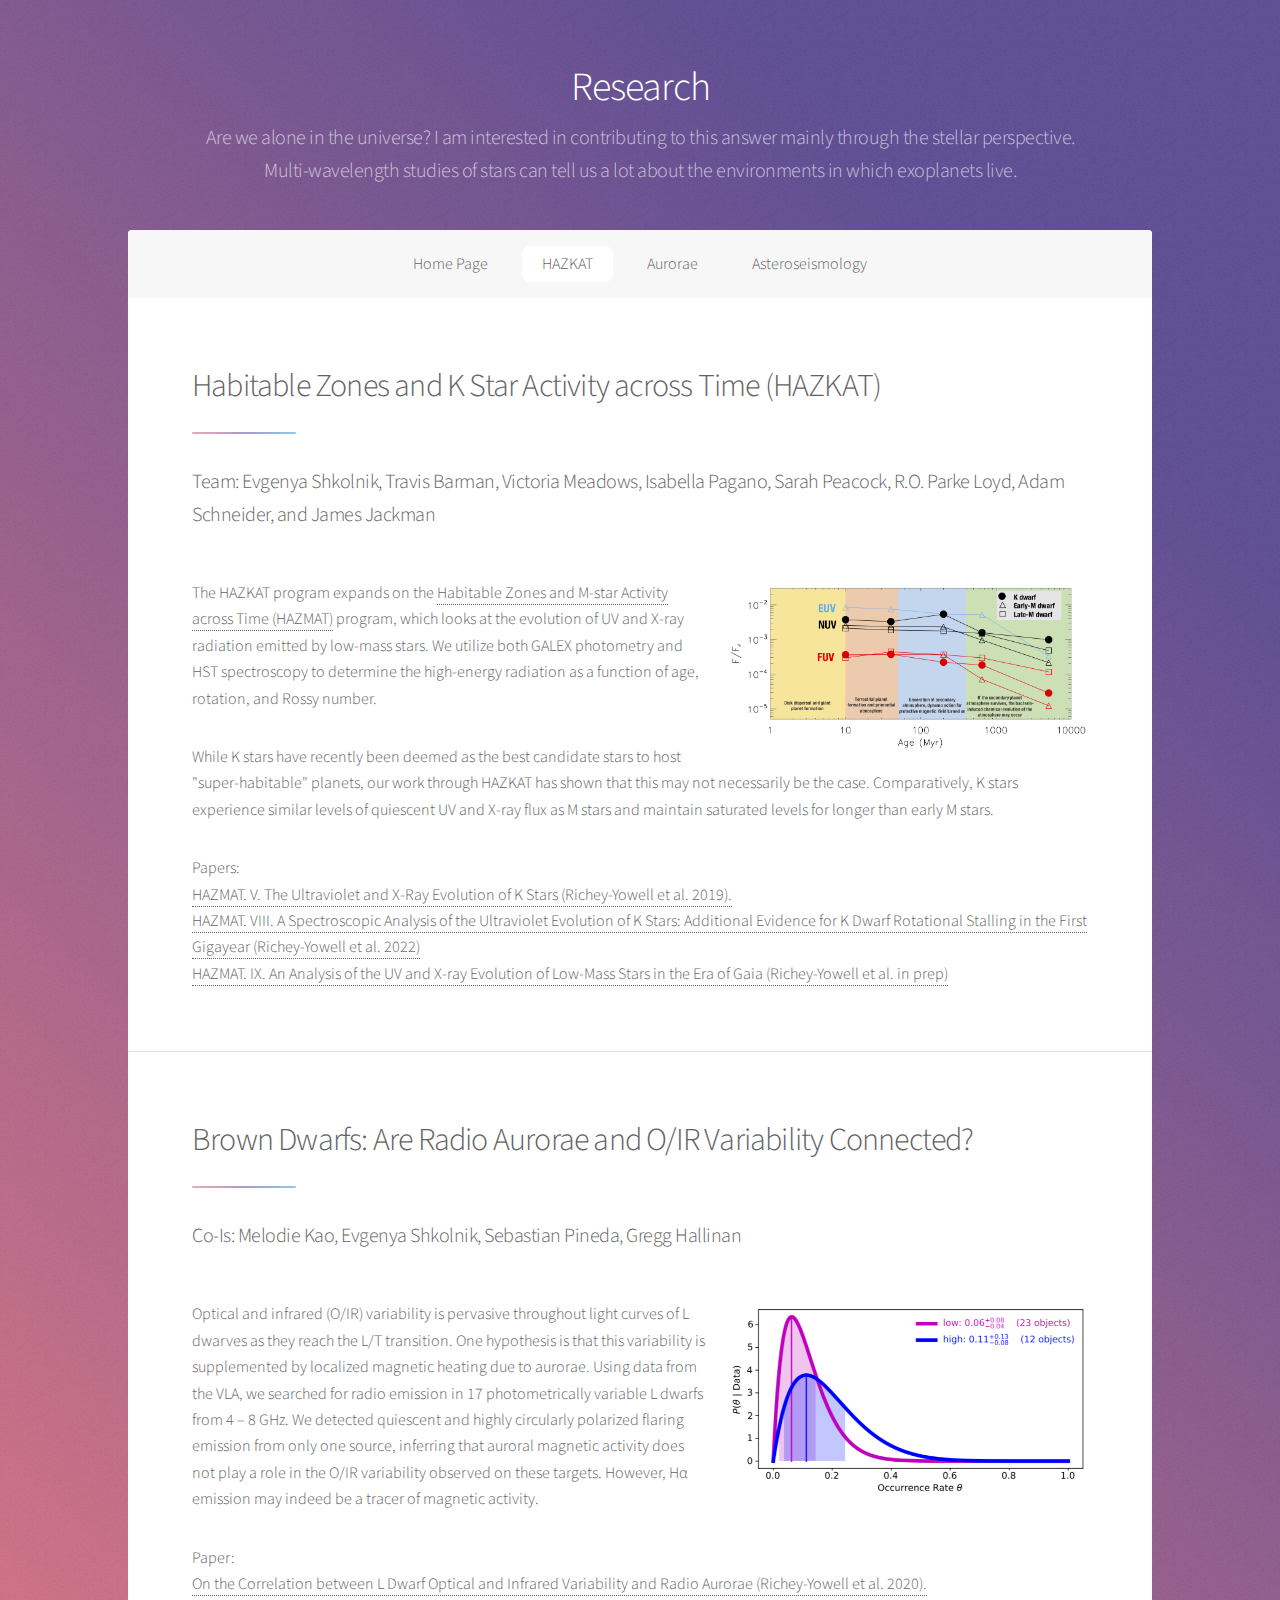
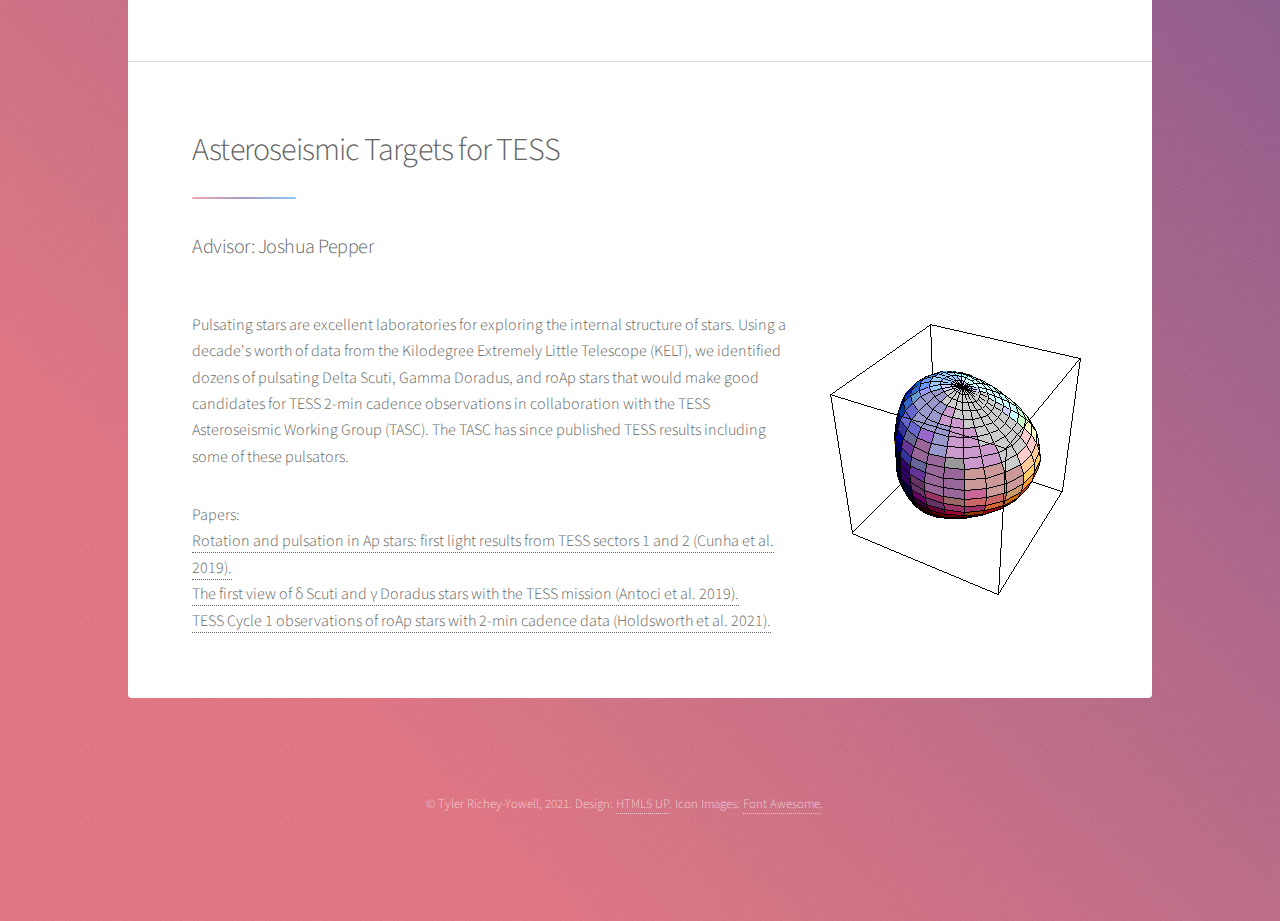
<file: generic.html>
<!DOCTYPE HTML>
<!--
	Stellar by HTML5 UP
	html5up.net | @ajlkn
	Free for personal and commercial use under the CCA 3.0 license (html5up.net/license)
-->
<html>
	<head>
		<title>Research | Tyler Richey-Yowell</title>
		<meta charset="utf-8" />
		<meta name="viewport" content="width=device-width, initial-scale=1, user-scalable=no" />
		<link rel="stylesheet" href="assets/css/main.css" />
		<noscript><link rel="stylesheet" href="assets/css/noscript.css" /></noscript>
	</head>
	<body class="is-preload">

		<!-- Wrapper -->
			<div id="wrapper">

				<!-- Header -->
					<header id="header">
						<h1>Research</h1>
						<p>Are we alone in the universe? I am interested in contributing to this answer mainly through the stellar perspective. Multi-wavelength studies of stars can tell us a lot about the environments in which exoplanets live.  </p>
					</header>

				<!-- Nav -->
					<nav id="nav">
						<ul>
							<li><a href="index.html" class="active">Home Page</a></li>
							<li><a href="#hazkat" class="active">HAZKAT</a></li>
							<li><a href="#bdaurorae">Aurorae</a></li>
							<li><a href="#tess">Asteroseismology</a></li>
<!--
							<li><a href="#other">Other</a></li>
 -->
						</ul>
					</nav>



				<!-- Main -->
					<div id="main">

						<!-- Content -->
							<section id="hazkat" class="main">
<!--
								<span class="image main"><img src="images/pic04.jpg" alt="" /></span>
 -->
								<header  class="major">
									<h2>Habitable Zones and K Star Activity across Time (HAZKAT) </h2>
									<p>Team: Evgenya Shkolnik, Travis Barman, Victoria Meadows, Isabella Pagano, Sarah Peacock,  R.O. Parke Loyd, Adam Schneider, and James Jackman</p>

								</header>

								<p><span class="image right"><img src="Fig1_UVevolution.png" alt="" /></span>The HAZKAT program expands on the <a href="https://archive.stsci.edu/hlsp/hazmat" target="_blank">Habitable Zones and M-star Activity across Time (HAZMAT)</a> program, which looks at the evolution of UV and X-ray radiation emitted by low-mass stars. We utilize both GALEX photometry and HST spectroscopy to determine the high-energy radiation as a function of age, rotation, and Rossy number.</p>
								<p>While K stars have recently been deemed as the best candidate stars to host "super-habitable" planets, our work through HAZKAT has shown that this may not necessarily be the case. Comparatively, K stars experience similar levels of quiescent UV and X-ray flux as M stars and maintain saturated levels for longer than early M stars. </p>
								<p>Papers:<br /> <a href="https://ui.adsabs.harvard.edu/abs/2019ApJ...872...17R/abstract" target="_blank">HAZMAT. V. The Ultraviolet and X-Ray Evolution of K Stars (Richey-Yowell et al. 2019).</a>
								<br /><a href="https://ui.adsabs.harvard.edu/abs/2022ApJ...929..169R/abstract" target="_blank">HAZMAT. VIII. A Spectroscopic Analysis of the Ultraviolet Evolution of K Stars: Additional Evidence for K Dwarf Rotational Stalling in the First Gigayear (Richey-Yowell et al. 2022)</a>
								<br /><a href="" target="_blank">HAZMAT. IX. An Analysis of the UV and X-ray Evolution of Low-Mass Stars in the Era of Gaia (Richey-Yowell et al. in prep)</a></p>
							</section>

							<section id="bdaurorae" class="main">
<!--
								<span class="image main"><img src="images/pic04.jpg" alt="" /></span>
 -->
								<header  class="major">
									<h2>Brown Dwarfs: Are Radio Aurorae and O/IR Variability Connected?</h2>
									<p>Co-Is: Melodie Kao, Evgenya Shkolnik, Sebastian Pineda, Gregg Hallinan</p>
								</header>
								<p><span class="image right"><img src="bdaurora.png" alt="" /></span>Optical and infrared (O/IR) variability is pervasive throughout light curves of L dwarves as they reach the L/T transition. One hypothesis is that this variability is supplemented by localized magnetic heating due to aurorae. Using data from the VLA, we searched for radio emission in 17 photometrically variable L dwarfs from 4 – 8 GHz. We detected quiescent and highly circularly polarized flaring emission from only one source, inferring that auroral magnetic activity does not play a role in the O/IR variability observed on these targets. However, Hα emission may indeed be a tracer of magnetic activity.</p>
							    <p>Paper: <br /><a href="https://ui.adsabs.harvard.edu/abs/2020ApJ...903...74R/abstract" target="_blank">On the Correlation between L Dwarf Optical and Infrared Variability and Radio Aurorae (Richey-Yowell et al. 2020).</a> </p>
							</section>

							<section id="tess" class="main">
<!--
								<span class="image main"><img src="images/pic04.jpg" alt="" /></span>
 -->
								<header  class="major">
									<h2>Asteroseismic Targets for TESS</h2>
									<p>Advisor: Joshua Pepper </p>
								</header>
								<p><span class="image right"><img src="pm31.gif" alt="" /></span>Pulsating stars are excellent laboratories for exploring the internal structure of stars. Using a decade's worth of data from the Kilodegree Extremely Little Telescope (KELT), we identified dozens of pulsating Delta Scuti, Gamma Doradus, and roAp stars that would make good candidates for TESS 2-min cadence observations in collaboration with the TESS Asteroseismic Working Group (TASC). The TASC has since published TESS results including some of these pulsators. </p>
							    <p>Papers: <br /><a href="https://ui.adsabs.harvard.edu/abs/2019MNRAS.487.3523C/abstract" target="_blank">Rotation and pulsation in Ap stars: first light results from TESS sectors 1 and 2 (Cunha et al. 2019).</a>
							    <br /><a href="https://ui.adsabs.harvard.edu/abs/2019MNRAS.490.4040A/abstract" target="_blank">The first view of δ Scuti and γ Doradus stars with the TESS mission (Antoci et al. 2019).</a>
							    <br /><a href="https://ui.adsabs.harvard.edu/abs/2021MNRAS.tmp.1687H/abstract" target="_blank">TESS Cycle 1 observations of roAp stars with 2-min cadence data (Holdsworth et al. 2021).</a></p>
							</section>

					</div>

				<!-- Footer -->
					<footer id="footer">
<!--
						<section>
							<h2>Aliquam sed mauris</h2>
							<p>Sed lorem ipsum dolor sit amet et nullam consequat feugiat consequat magna adipiscing tempus etiam dolore veroeros. eget dapibus mauris. Cras aliquet, nisl ut viverra sollicitudin, ligula erat egestas velit, vitae tincidunt odio.</p>
							<ul class="actions">
								<li><a href="generic.html" class="button">Learn More</a></li>
							</ul>
						</section>
 -->
<!--
						<section>
							<h2>Etiam feugiat</h2>
							<dl class="alt">
								<dt>Address</dt>
								<dd>1234 Somewhere Road &bull; Nashville, TN 00000 &bull; USA</dd>
								<dt>Phone</dt>
								<dd>(000) 000-0000 x 0000</dd>
								<dt>Email</dt>
								<dd><a href="#">information@untitled.tld</a></dd>
							</dl>
							<ul class="icons">
								<li><a href="#" class="icon brands fa-twitter alt"><span class="label">Twitter</span></a></li>
								<li><a href="#" class="icon brands fa-facebook-f alt"><span class="label">Facebook</span></a></li>
								<li><a href="#" class="icon brands fa-instagram alt"><span class="label">Instagram</span></a></li>
								<li><a href="#" class="icon brands fa-github alt"><span class="label">GitHub</span></a></li>
								<li><a href="#" class="icon brands fa-dribbble alt"><span class="label">Dribbble</span></a></li>
							</ul>
						</section>
 -->
						<p class="copyright">&copy; Tyler Richey-Yowell, 2021. Design: <a href="https://html5up.net" target="_blank">HTML5 UP</a>. Icon Images: <a href="https://fontawesome.com" target="_blank">Font Awesome</a>.</p>
					</footer>

			</div>

		<!-- Scripts -->
			<script src="assets/js/jquery.min.js"></script>
			<script src="assets/js/jquery.scrollex.min.js"></script>
			<script src="assets/js/jquery.scrolly.min.js"></script>
			<script src="assets/js/browser.min.js"></script>
			<script src="assets/js/breakpoints.min.js"></script>
			<script src="assets/js/util.js"></script>
			<script src="assets/js/main.js"></script>

	</body>
</html>
</file>
<file: assets/css/noscript.css>
/*
	Stellar by HTML5 UP
	html5up.net | @ajlkn
	Free for personal and commercial use under the CCA 3.0 license (html5up.net/license)
*/

/* Header */

	body.is-preload #header.alt > * {
		opacity: 1;
	}

	body.is-preload #header.alt .logo {
		-moz-transform: none;
		-webkit-transform: none;
		-ms-transform: none;
		transform: none;
	}
</file>
<file: assets/css/main.css>
@import url(fontawesome-all.min.css);
@import 'https://fonts.googleapis.com/css?family=Source+Sans+Pro:300,400';

/*
	Stellar by HTML5 UP
	html5up.net | @ajlkn
	Free for personal and commercial use under the CCA 3.0 license (html5up.net/license)
*/

html, body, div, span, applet, object,
iframe, h1, h2, h3, h4, h5, h6, p, blockquote,
pre, a, abbr, acronym, address, big, cite,
code, del, dfn, em, img, ins, kbd, q, s, samp,
small, strike, strong, sub, sup, tt, var, b,
u, i, center, dl, dt, dd, ol, ul, li, fieldset,
form, label, legend, table, caption, tbody,
tfoot, thead, tr, th, td, article, aside,
canvas, details, embed, figure, figcaption,
footer, header, hgroup, menu, nav, output, ruby,
section, summary, time, mark, audio, video {
	margin: 0;
	padding: 0;
	border: 0;
	font-size: 100%;
	font: inherit;
	vertical-align: baseline;
	scroll-behavior: smooth;}

article, aside, details, figcaption, figure,
footer, header, hgroup, menu, nav, section {
	display: block;}

body {
	line-height: 1;
}

ol, ul {
	list-style: none;
}

blockquote, q {
	quotes: none;
}

	blockquote:before, blockquote:after, q:before, q:after {
		content: '';
		content: none;
	}

table {
	border-collapse: collapse;
	border-spacing: 0;
}

body {
	-webkit-text-size-adjust: none;
}

mark {
	background-color: transparent;
	color: inherit;
}

input::-moz-focus-inner {
	border: 0;
	padding: 0;
}

input, select, textarea {
	-moz-appearance: none;
	-webkit-appearance: none;
	-ms-appearance: none;
	appearance: none;
}

/* Basic */

	@-ms-viewport {
		width: device-width;
	}

	body {
		-ms-overflow-style: scrollbar;
	}

	@media screen and (max-width: 480px) {

		html, body {
			min-width: 320px;
		}

	}

	html {
		box-sizing: border-box;
	}

	*, *:before, *:after {
		box-sizing: inherit;
	}

	body {
		background-color: #935d8c;
		background-image: url("images/overlay.png"), -moz-linear-gradient(45deg, #e37682 15%, #5f4d93 85%);
		background-image: url("images/overlay.png"), -webkit-linear-gradient(45deg, #e37682 15%, #5f4d93 85%);
		background-image: url("images/overlay.png"), -ms-linear-gradient(45deg, #e37682 15%, #5f4d93 85%);
		background-image: url("images/overlay.png"), linear-gradient(45deg, #e37682 15%, #5f4d93 85%);
	}

		body.is-preload *, body.is-preload *:before, body.is-preload *:after {
			-moz-animation: none !important;
			-webkit-animation: none !important;
			-ms-animation: none !important;
			animation: none !important;
			-moz-transition: none !important;
			-webkit-transition: none !important;
			-ms-transition: none !important;
			transition: none !important;
		}

/* Type */

	body {
		background-color: #935d8c;
		color: rgba(255, 255, 255, 0.65);
	}

	body, input, select, textarea {
		font-family: "Source Sans Pro", Helvetica, sans-serif;
		font-size: 17pt;
		font-weight: 300;
		line-height: 1.65;
	}

		@media screen and (max-width: 1680px) {

			body, input, select, textarea {
				font-size: 14pt;
			}

		}

		@media screen and (max-width: 1280px) {

			body, input, select, textarea {
				font-size: 12pt;
			}

		}

		@media screen and (max-width: 360px) {

			body, input, select, textarea {
				font-size: 11pt;
			}

		}

	a {
		-moz-transition: color 0.2s ease, border-bottom 0.2s ease;
		-webkit-transition: color 0.2s ease, border-bottom 0.2s ease;
		-ms-transition: color 0.2s ease, border-bottom 0.2s ease;
		transition: color 0.2s ease, border-bottom 0.2s ease;
		text-decoration: none;
		border-bottom: dotted 1px;
		color: inherit;
	}

		a:hover {
			border-bottom-color: transparent;
		}

	strong, b {
		font-weight: 400;
	}

	em, i {
		font-style: italic;
	}

	p {
		margin: 0 0 2em 0;
	}

		p.content {
			-moz-columns: 20em 2;
			-webkit-columns: 20em 2;
			-ms-columns: 20em 2;
			columns: 20em 2;
			-moz-column-gap: 2em;
			-webkit-column-gap: 2em;
			-ms-column-gap: 2em;
			column-gap: 2em;
			text-align: justify;
		}

	h1, h2, h3, h4, h5, h6 {
		font-weight: 300;
		line-height: 1.5;
		margin: 0 0 0.7em 0;
		letter-spacing: -0.025em;
	}

		h1 a, h2 a, h3 a, h4 a, h5 a, h6 a {
			color: inherit;
			text-decoration: none;
		}

	h1 {
		font-size: 2.5em;
		line-height: 1.2;
	}

	h2 {
		font-size: 1.5em;
	}

	h3 {
		font-size: 1.25em;
	}

	h4 {
		font-size: 1.1em;
	}

	h5 {
		font-size: 0.9em;
	}

	h6 {
		font-size: 0.7em;
	}

	@media screen and (max-width: 736px) {

		h1 {
			font-size: 2em;
		}

	}

	sub {
		font-size: 0.8em;
		position: relative;
		top: 0.5em;
	}

	sup {
		font-size: 0.8em;
		position: relative;
		top: -0.5em;
	}

	blockquote {
		border-left: solid 4px;
		font-style: italic;
		margin: 0 0 2em 0;
		padding: 0.5em 0 0.5em 2em;
	}

	code {
		border-radius: 8px;
		border: solid 1px;
		font-family: "Courier New", monospace;
		font-size: 0.9em;
		margin: 0 0.25em;
		padding: 0.25em 0.65em;
	}

	pre {
		-webkit-overflow-scrolling: touch;
		font-family: "Courier New", monospace;
		font-size: 0.9em;
		margin: 0 0 2em 0;
	}

		pre code {
			display: block;
			line-height: 1.75;
			padding: 1em 1.5em;
			overflow-x: auto;
		}

	hr {
		border: 0;
		border-bottom: solid 1px;
		margin: 2em 0;
	}

		hr.major {
			margin: 3em 0;
		}

	.align-left {
		text-align: left;
	}

	.align-center {
		text-align: center;
	}

	.align-right {
		text-align: right;
	}

	input, select, textarea {
		color: #ffffff;
	}

	a:hover {
		color: #ffffff;
	}

	strong, b {
		color: #ffffff;
	}

	h1, h2, h3, h4, h5, h6 {
		color: #ffffff;
	}

	blockquote {
		border-left-color: rgba(255, 255, 255, 0.35);
	}

	code {
		background: rgba(255, 255, 255, 0.075);
		border-color: rgba(255, 255, 255, 0.35);
	}

	hr {
		border-bottom-color: rgba(255, 255, 255, 0.35);
	}

/* Row */

	.row {
		display: flex;
		flex-wrap: wrap;
		box-sizing: border-box;
		align-items: stretch;
	}

		.row > * {
			box-sizing: border-box;
		}

		.row.gtr-uniform > * > :last-child {
			margin-bottom: 0;
		}

		.row.aln-left {
			justify-content: flex-start;
		}

		.row.aln-center {
			justify-content: center;
		}

		.row.aln-right {
			justify-content: flex-end;
		}

		.row.aln-top {
			align-items: flex-start;
		}

		.row.aln-middle {
			align-items: center;
		}

		.row.aln-bottom {
			align-items: flex-end;
		}

		.row > .imp {
			order: -1;
		}

		.row > .col-1 {
			width: 8.33333%;
		}

		.row > .off-1 {
			margin-left: 8.33333%;
		}

		.row > .col-2 {
			width: 16.66667%;
		}

		.row > .off-2 {
			margin-left: 16.66667%;
		}

		.row > .col-3 {
			width: 25%;
		}

		.row > .off-3 {
			margin-left: 25%;
		}

		.row > .col-4 {
			width: 33.33333%;
		}

		.row > .off-4 {
			margin-left: 33.33333%;
		}

		.row > .col-5 {
			width: 41.66667%;
		}

		.row > .off-5 {
			margin-left: 41.66667%;
		}

		.row > .col-6 {
			width: 50%;
		}

		.row > .off-6 {
			margin-left: 50%;
		}

		.row > .col-7 {
			width: 58.33333%;
		}

		.row > .off-7 {
			margin-left: 58.33333%;
		}

		.row > .col-8 {
			width: 66.66667%;
		}

		.row > .off-8 {
			margin-left: 66.66667%;
		}

		.row > .col-9 {
			width: 75%;
		}

		.row > .off-9 {
			margin-left: 75%;
		}

		.row > .col-10 {
			width: 83.33333%;
		}

		.row > .off-10 {
			margin-left: 83.33333%;
		}

		.row > .col-11 {
			width: 91.66667%;
		}

		.row > .off-11 {
			margin-left: 91.66667%;
		}

		.row > .col-12 {
			width: 100%;
		}

		.row > .off-12 {
			margin-left: 100%;
		}

		.row.gtr-0 {
			margin-top: 0;
			margin-left: 0em;
		}

			.row.gtr-0 > * {
				padding: 0 0 0 0em;
			}

			.row.gtr-0.gtr-uniform {
				margin-top: 0em;
			}

				.row.gtr-0.gtr-uniform > * {
					padding-top: 0em;
				}

		.row.gtr-25 {
			margin-top: 0;
			margin-left: -0.375em;
		}

			.row.gtr-25 > * {
				padding: 0 0 0 0.375em;
			}

			.row.gtr-25.gtr-uniform {
				margin-top: -0.375em;
			}

				.row.gtr-25.gtr-uniform > * {
					padding-top: 0.375em;
				}

		.row.gtr-50 {
			margin-top: 0;
			margin-left: -0.75em;
		}

			.row.gtr-50 > * {
				padding: 0 0 0 0.75em;
			}

			.row.gtr-50.gtr-uniform {
				margin-top: -0.75em;
			}

				.row.gtr-50.gtr-uniform > * {
					padding-top: 0.75em;
				}

		.row {
			margin-top: 0;
			margin-left: -1.5em;
		}

			.row > * {
				padding: 0 0 0 1.5em;
			}

			.row.gtr-uniform {
				margin-top: -1.5em;
			}

				.row.gtr-uniform > * {
					padding-top: 1.5em;
				}

		.row.gtr-150 {
			margin-top: 0;
			margin-left: -2.25em;
		}

			.row.gtr-150 > * {
				padding: 0 0 0 2.25em;
			}

			.row.gtr-150.gtr-uniform {
				margin-top: -2.25em;
			}

				.row.gtr-150.gtr-uniform > * {
					padding-top: 2.25em;
				}

		.row.gtr-200 {
			margin-top: 0;
			margin-left: -3em;
		}

			.row.gtr-200 > * {
				padding: 0 0 0 3em;
			}

			.row.gtr-200.gtr-uniform {
				margin-top: -3em;
			}

				.row.gtr-200.gtr-uniform > * {
					padding-top: 3em;
				}

		@media screen and (max-width: 1680px) {

			.row {
				display: flex;
				flex-wrap: wrap;
				box-sizing: border-box;
				align-items: stretch;
			}

				.row > * {
					box-sizing: border-box;
				}

				.row.gtr-uniform > * > :last-child {
					margin-bottom: 0;
				}

				.row.aln-left {
					justify-content: flex-start;
				}

				.row.aln-center {
					justify-content: center;
				}

				.row.aln-right {
					justify-content: flex-end;
				}

				.row.aln-top {
					align-items: flex-start;
				}

				.row.aln-middle {
					align-items: center;
				}

				.row.aln-bottom {
					align-items: flex-end;
				}

				.row > .imp-xlarge {
					order: -1;
				}

				.row > .col-1-xlarge {
					width: 8.33333%;
				}

				.row > .off-1-xlarge {
					margin-left: 8.33333%;
				}

				.row > .col-2-xlarge {
					width: 16.66667%;
				}

				.row > .off-2-xlarge {
					margin-left: 16.66667%;
				}

				.row > .col-3-xlarge {
					width: 25%;
				}

				.row > .off-3-xlarge {
					margin-left: 25%;
				}

				.row > .col-4-xlarge {
					width: 33.33333%;
				}

				.row > .off-4-xlarge {
					margin-left: 33.33333%;
				}

				.row > .col-5-xlarge {
					width: 41.66667%;
				}

				.row > .off-5-xlarge {
					margin-left: 41.66667%;
				}

				.row > .col-6-xlarge {
					width: 50%;
				}

				.row > .off-6-xlarge {
					margin-left: 50%;
				}

				.row > .col-7-xlarge {
					width: 58.33333%;
				}

				.row > .off-7-xlarge {
					margin-left: 58.33333%;
				}

				.row > .col-8-xlarge {
					width: 66.66667%;
				}

				.row > .off-8-xlarge {
					margin-left: 66.66667%;
				}

				.row > .col-9-xlarge {
					width: 75%;
				}

				.row > .off-9-xlarge {
					margin-left: 75%;
				}

				.row > .col-10-xlarge {
					width: 83.33333%;
				}

				.row > .off-10-xlarge {
					margin-left: 83.33333%;
				}

				.row > .col-11-xlarge {
					width: 91.66667%;
				}

				.row > .off-11-xlarge {
					margin-left: 91.66667%;
				}

				.row > .col-12-xlarge {
					width: 100%;
				}

				.row > .off-12-xlarge {
					margin-left: 100%;
				}

				.row.gtr-0 {
					margin-top: 0;
					margin-left: 0em;
				}

					.row.gtr-0 > * {
						padding: 0 0 0 0em;
					}

					.row.gtr-0.gtr-uniform {
						margin-top: 0em;
					}

						.row.gtr-0.gtr-uniform > * {
							padding-top: 0em;
						}

				.row.gtr-25 {
					margin-top: 0;
					margin-left: -0.375em;
				}

					.row.gtr-25 > * {
						padding: 0 0 0 0.375em;
					}

					.row.gtr-25.gtr-uniform {
						margin-top: -0.375em;
					}

						.row.gtr-25.gtr-uniform > * {
							padding-top: 0.375em;
						}

				.row.gtr-50 {
					margin-top: 0;
					margin-left: -0.75em;
				}

					.row.gtr-50 > * {
						padding: 0 0 0 0.75em;
					}

					.row.gtr-50.gtr-uniform {
						margin-top: -0.75em;
					}

						.row.gtr-50.gtr-uniform > * {
							padding-top: 0.75em;
						}

				.row {
					margin-top: 0;
					margin-left: -1.5em;
				}

					.row > * {
						padding: 0 0 0 1.5em;
					}

					.row.gtr-uniform {
						margin-top: -1.5em;
					}

						.row.gtr-uniform > * {
							padding-top: 1.5em;
						}

				.row.gtr-150 {
					margin-top: 0;
					margin-left: -2.25em;
				}

					.row.gtr-150 > * {
						padding: 0 0 0 2.25em;
					}

					.row.gtr-150.gtr-uniform {
						margin-top: -2.25em;
					}

						.row.gtr-150.gtr-uniform > * {
							padding-top: 2.25em;
						}

				.row.gtr-200 {
					margin-top: 0;
					margin-left: -3em;
				}

					.row.gtr-200 > * {
						padding: 0 0 0 3em;
					}

					.row.gtr-200.gtr-uniform {
						margin-top: -3em;
					}

						.row.gtr-200.gtr-uniform > * {
							padding-top: 3em;
						}

		}

		@media screen and (max-width: 1280px) {

			.row {
				display: flex;
				flex-wrap: wrap;
				box-sizing: border-box;
				align-items: stretch;
			}

				.row > * {
					box-sizing: border-box;
				}

				.row.gtr-uniform > * > :last-child {
					margin-bottom: 0;
				}

				.row.aln-left {
					justify-content: flex-start;
				}

				.row.aln-center {
					justify-content: center;
				}

				.row.aln-right {
					justify-content: flex-end;
				}

				.row.aln-top {
					align-items: flex-start;
				}

				.row.aln-middle {
					align-items: center;
				}

				.row.aln-bottom {
					align-items: flex-end;
				}

				.row > .imp-large {
					order: -1;
				}

				.row > .col-1-large {
					width: 8.33333%;
				}

				.row > .off-1-large {
					margin-left: 8.33333%;
				}

				.row > .col-2-large {
					width: 16.66667%;
				}

				.row > .off-2-large {
					margin-left: 16.66667%;
				}

				.row > .col-3-large {
					width: 25%;
				}

				.row > .off-3-large {
					margin-left: 25%;
				}

				.row > .col-4-large {
					width: 33.33333%;
				}

				.row > .off-4-large {
					margin-left: 33.33333%;
				}

				.row > .col-5-large {
					width: 41.66667%;
				}

				.row > .off-5-large {
					margin-left: 41.66667%;
				}

				.row > .col-6-large {
					width: 50%;
				}

				.row > .off-6-large {
					margin-left: 50%;
				}

				.row > .col-7-large {
					width: 58.33333%;
				}

				.row > .off-7-large {
					margin-left: 58.33333%;
				}

				.row > .col-8-large {
					width: 66.66667%;
				}

				.row > .off-8-large {
					margin-left: 66.66667%;
				}

				.row > .col-9-large {
					width: 75%;
				}

				.row > .off-9-large {
					margin-left: 75%;
				}

				.row > .col-10-large {
					width: 83.33333%;
				}

				.row > .off-10-large {
					margin-left: 83.33333%;
				}

				.row > .col-11-large {
					width: 91.66667%;
				}

				.row > .off-11-large {
					margin-left: 91.66667%;
				}

				.row > .col-12-large {
					width: 100%;
				}

				.row > .off-12-large {
					margin-left: 100%;
				}

				.row.gtr-0 {
					margin-top: 0;
					margin-left: 0em;
				}

					.row.gtr-0 > * {
						padding: 0 0 0 0em;
					}

					.row.gtr-0.gtr-uniform {
						margin-top: 0em;
					}

						.row.gtr-0.gtr-uniform > * {
							padding-top: 0em;
						}

				.row.gtr-25 {
					margin-top: 0;
					margin-left: -0.375em;
				}

					.row.gtr-25 > * {
						padding: 0 0 0 0.375em;
					}

					.row.gtr-25.gtr-uniform {
						margin-top: -0.375em;
					}

						.row.gtr-25.gtr-uniform > * {
							padding-top: 0.375em;
						}

				.row.gtr-50 {
					margin-top: 0;
					margin-left: -0.75em;
				}

					.row.gtr-50 > * {
						padding: 0 0 0 0.75em;
					}

					.row.gtr-50.gtr-uniform {
						margin-top: -0.75em;
					}

						.row.gtr-50.gtr-uniform > * {
							padding-top: 0.75em;
						}

				.row {
					margin-top: 0;
					margin-left: -1.5em;
				}

					.row > * {
						padding: 0 0 0 1.5em;
					}

					.row.gtr-uniform {
						margin-top: -1.5em;
					}

						.row.gtr-uniform > * {
							padding-top: 1.5em;
						}

				.row.gtr-150 {
					margin-top: 0;
					margin-left: -2.25em;
				}

					.row.gtr-150 > * {
						padding: 0 0 0 2.25em;
					}

					.row.gtr-150.gtr-uniform {
						margin-top: -2.25em;
					}

						.row.gtr-150.gtr-uniform > * {
							padding-top: 2.25em;
						}

				.row.gtr-200 {
					margin-top: 0;
					margin-left: -3em;
				}

					.row.gtr-200 > * {
						padding: 0 0 0 3em;
					}

					.row.gtr-200.gtr-uniform {
						margin-top: -3em;
					}

						.row.gtr-200.gtr-uniform > * {
							padding-top: 3em;
						}

		}

		@media screen and (max-width: 980px) {

			.row {
				display: flex;
				flex-wrap: wrap;
				box-sizing: border-box;
				align-items: stretch;
			}

				.row > * {
					box-sizing: border-box;
				}

				.row.gtr-uniform > * > :last-child {
					margin-bottom: 0;
				}

				.row.aln-left {
					justify-content: flex-start;
				}

				.row.aln-center {
					justify-content: center;
				}

				.row.aln-right {
					justify-content: flex-end;
				}

				.row.aln-top {
					align-items: flex-start;
				}

				.row.aln-middle {
					align-items: center;
				}

				.row.aln-bottom {
					align-items: flex-end;
				}

				.row > .imp-medium {
					order: -1;
				}

				.row > .col-1-medium {
					width: 8.33333%;
				}

				.row > .off-1-medium {
					margin-left: 8.33333%;
				}

				.row > .col-2-medium {
					width: 16.66667%;
				}

				.row > .off-2-medium {
					margin-left: 16.66667%;
				}

				.row > .col-3-medium {
					width: 25%;
				}

				.row > .off-3-medium {
					margin-left: 25%;
				}

				.row > .col-4-medium {
					width: 33.33333%;
				}

				.row > .off-4-medium {
					margin-left: 33.33333%;
				}

				.row > .col-5-medium {
					width: 41.66667%;
				}

				.row > .off-5-medium {
					margin-left: 41.66667%;
				}

				.row > .col-6-medium {
					width: 50%;
				}

				.row > .off-6-medium {
					margin-left: 50%;
				}

				.row > .col-7-medium {
					width: 58.33333%;
				}

				.row > .off-7-medium {
					margin-left: 58.33333%;
				}

				.row > .col-8-medium {
					width: 66.66667%;
				}

				.row > .off-8-medium {
					margin-left: 66.66667%;
				}

				.row > .col-9-medium {
					width: 75%;
				}

				.row > .off-9-medium {
					margin-left: 75%;
				}

				.row > .col-10-medium {
					width: 83.33333%;
				}

				.row > .off-10-medium {
					margin-left: 83.33333%;
				}

				.row > .col-11-medium {
					width: 91.66667%;
				}

				.row > .off-11-medium {
					margin-left: 91.66667%;
				}

				.row > .col-12-medium {
					width: 100%;
				}

				.row > .off-12-medium {
					margin-left: 100%;
				}

				.row.gtr-0 {
					margin-top: 0;
					margin-left: 0em;
				}

					.row.gtr-0 > * {
						padding: 0 0 0 0em;
					}

					.row.gtr-0.gtr-uniform {
						margin-top: 0em;
					}

						.row.gtr-0.gtr-uniform > * {
							padding-top: 0em;
						}

				.row.gtr-25 {
					margin-top: 0;
					margin-left: -0.375em;
				}

					.row.gtr-25 > * {
						padding: 0 0 0 0.375em;
					}

					.row.gtr-25.gtr-uniform {
						margin-top: -0.375em;
					}

						.row.gtr-25.gtr-uniform > * {
							padding-top: 0.375em;
						}

				.row.gtr-50 {
					margin-top: 0;
					margin-left: -0.75em;
				}

					.row.gtr-50 > * {
						padding: 0 0 0 0.75em;
					}

					.row.gtr-50.gtr-uniform {
						margin-top: -0.75em;
					}

						.row.gtr-50.gtr-uniform > * {
							padding-top: 0.75em;
						}

				.row {
					margin-top: 0;
					margin-left: -1.5em;
				}

					.row > * {
						padding: 0 0 0 1.5em;
					}

					.row.gtr-uniform {
						margin-top: -1.5em;
					}

						.row.gtr-uniform > * {
							padding-top: 1.5em;
						}

				.row.gtr-150 {
					margin-top: 0;
					margin-left: -2.25em;
				}

					.row.gtr-150 > * {
						padding: 0 0 0 2.25em;
					}

					.row.gtr-150.gtr-uniform {
						margin-top: -2.25em;
					}

						.row.gtr-150.gtr-uniform > * {
							padding-top: 2.25em;
						}

				.row.gtr-200 {
					margin-top: 0;
					margin-left: -3em;
				}

					.row.gtr-200 > * {
						padding: 0 0 0 3em;
					}

					.row.gtr-200.gtr-uniform {
						margin-top: -3em;
					}

						.row.gtr-200.gtr-uniform > * {
							padding-top: 3em;
						}

		}

		@media screen and (max-width: 736px) {

			.row {
				display: flex;
				flex-wrap: wrap;
				box-sizing: border-box;
				align-items: stretch;
			}

				.row > * {
					box-sizing: border-box;
				}

				.row.gtr-uniform > * > :last-child {
					margin-bottom: 0;
				}

				.row.aln-left {
					justify-content: flex-start;
				}

				.row.aln-center {
					justify-content: center;
				}

				.row.aln-right {
					justify-content: flex-end;
				}

				.row.aln-top {
					align-items: flex-start;
				}

				.row.aln-middle {
					align-items: center;
				}

				.row.aln-bottom {
					align-items: flex-end;
				}

				.row > .imp-small {
					order: -1;
				}

				.row > .col-1-small {
					width: 8.33333%;
				}

				.row > .off-1-small {
					margin-left: 8.33333%;
				}

				.row > .col-2-small {
					width: 16.66667%;
				}

				.row > .off-2-small {
					margin-left: 16.66667%;
				}

				.row > .col-3-small {
					width: 25%;
				}

				.row > .off-3-small {
					margin-left: 25%;
				}

				.row > .col-4-small {
					width: 33.33333%;
				}

				.row > .off-4-small {
					margin-left: 33.33333%;
				}

				.row > .col-5-small {
					width: 41.66667%;
				}

				.row > .off-5-small {
					margin-left: 41.66667%;
				}

				.row > .col-6-small {
					width: 50%;
				}

				.row > .off-6-small {
					margin-left: 50%;
				}

				.row > .col-7-small {
					width: 58.33333%;
				}

				.row > .off-7-small {
					margin-left: 58.33333%;
				}

				.row > .col-8-small {
					width: 66.66667%;
				}

				.row > .off-8-small {
					margin-left: 66.66667%;
				}

				.row > .col-9-small {
					width: 75%;
				}

				.row > .off-9-small {
					margin-left: 75%;
				}

				.row > .col-10-small {
					width: 83.33333%;
				}

				.row > .off-10-small {
					margin-left: 83.33333%;
				}

				.row > .col-11-small {
					width: 91.66667%;
				}

				.row > .off-11-small {
					margin-left: 91.66667%;
				}

				.row > .col-12-small {
					width: 100%;
				}

				.row > .off-12-small {
					margin-left: 100%;
				}

				.row.gtr-0 {
					margin-top: 0;
					margin-left: 0em;
				}

					.row.gtr-0 > * {
						padding: 0 0 0 0em;
					}

					.row.gtr-0.gtr-uniform {
						margin-top: 0em;
					}

						.row.gtr-0.gtr-uniform > * {
							padding-top: 0em;
						}

				.row.gtr-25 {
					margin-top: 0;
					margin-left: -0.25em;
				}

					.row.gtr-25 > * {
						padding: 0 0 0 0.25em;
					}

					.row.gtr-25.gtr-uniform {
						margin-top: -0.25em;
					}

						.row.gtr-25.gtr-uniform > * {
							padding-top: 0.25em;
						}

				.row.gtr-50 {
					margin-top: 0;
					margin-left: -0.5em;
				}

					.row.gtr-50 > * {
						padding: 0 0 0 0.5em;
					}

					.row.gtr-50.gtr-uniform {
						margin-top: -0.5em;
					}

						.row.gtr-50.gtr-uniform > * {
							padding-top: 0.5em;
						}

				.row {
					margin-top: 0;
					margin-left: -1em;
				}

					.row > * {
						padding: 0 0 0 1em;
					}

					.row.gtr-uniform {
						margin-top: -1em;
					}

						.row.gtr-uniform > * {
							padding-top: 1em;
						}

				.row.gtr-150 {
					margin-top: 0;
					margin-left: -1.5em;
				}

					.row.gtr-150 > * {
						padding: 0 0 0 1.5em;
					}

					.row.gtr-150.gtr-uniform {
						margin-top: -1.5em;
					}

						.row.gtr-150.gtr-uniform > * {
							padding-top: 1.5em;
						}

				.row.gtr-200 {
					margin-top: 0;
					margin-left: -2em;
				}

					.row.gtr-200 > * {
						padding: 0 0 0 2em;
					}

					.row.gtr-200.gtr-uniform {
						margin-top: -2em;
					}

						.row.gtr-200.gtr-uniform > * {
							padding-top: 2em;
						}

		}

		@media screen and (max-width: 480px) {

			.row {
				display: flex;
				flex-wrap: wrap;
				box-sizing: border-box;
				align-items: stretch;
			}

				.row > * {
					box-sizing: border-box;
				}

				.row.gtr-uniform > * > :last-child {
					margin-bottom: 0;
				}

				.row.aln-left {
					justify-content: flex-start;
				}

				.row.aln-center {
					justify-content: center;
				}

				.row.aln-right {
					justify-content: flex-end;
				}

				.row.aln-top {
					align-items: flex-start;
				}

				.row.aln-middle {
					align-items: center;
				}

				.row.aln-bottom {
					align-items: flex-end;
				}

				.row > .imp-xsmall {
					order: -1;
				}

				.row > .col-1-xsmall {
					width: 8.33333%;
				}

				.row > .off-1-xsmall {
					margin-left: 8.33333%;
				}

				.row > .col-2-xsmall {
					width: 16.66667%;
				}

				.row > .off-2-xsmall {
					margin-left: 16.66667%;
				}

				.row > .col-3-xsmall {
					width: 25%;
				}

				.row > .off-3-xsmall {
					margin-left: 25%;
				}

				.row > .col-4-xsmall {
					width: 33.33333%;
				}

				.row > .off-4-xsmall {
					margin-left: 33.33333%;
				}

				.row > .col-5-xsmall {
					width: 41.66667%;
				}

				.row > .off-5-xsmall {
					margin-left: 41.66667%;
				}

				.row > .col-6-xsmall {
					width: 50%;
				}

				.row > .off-6-xsmall {
					margin-left: 50%;
				}

				.row > .col-7-xsmall {
					width: 58.33333%;
				}

				.row > .off-7-xsmall {
					margin-left: 58.33333%;
				}

				.row > .col-8-xsmall {
					width: 66.66667%;
				}

				.row > .off-8-xsmall {
					margin-left: 66.66667%;
				}

				.row > .col-9-xsmall {
					width: 75%;
				}

				.row > .off-9-xsmall {
					margin-left: 75%;
				}

				.row > .col-10-xsmall {
					width: 83.33333%;
				}

				.row > .off-10-xsmall {
					margin-left: 83.33333%;
				}

				.row > .col-11-xsmall {
					width: 91.66667%;
				}

				.row > .off-11-xsmall {
					margin-left: 91.66667%;
				}

				.row > .col-12-xsmall {
					width: 100%;
				}

				.row > .off-12-xsmall {
					margin-left: 100%;
				}

				.row.gtr-0 {
					margin-top: 0;
					margin-left: 0em;
				}

					.row.gtr-0 > * {
						padding: 0 0 0 0em;
					}

					.row.gtr-0.gtr-uniform {
						margin-top: 0em;
					}

						.row.gtr-0.gtr-uniform > * {
							padding-top: 0em;
						}

				.row.gtr-25 {
					margin-top: 0;
					margin-left: -0.3125em;
				}

					.row.gtr-25 > * {
						padding: 0 0 0 0.3125em;
					}

					.row.gtr-25.gtr-uniform {
						margin-top: -0.3125em;
					}

						.row.gtr-25.gtr-uniform > * {
							padding-top: 0.3125em;
						}

				.row.gtr-50 {
					margin-top: 0;
					margin-left: -0.625em;
				}

					.row.gtr-50 > * {
						padding: 0 0 0 0.625em;
					}

					.row.gtr-50.gtr-uniform {
						margin-top: -0.625em;
					}

						.row.gtr-50.gtr-uniform > * {
							padding-top: 0.625em;
						}

				.row {
					margin-top: 0;
					margin-left: -1.25em;
				}

					.row > * {
						padding: 0 0 0 1.25em;
					}

					.row.gtr-uniform {
						margin-top: -1.25em;
					}

						.row.gtr-uniform > * {
							padding-top: 1.25em;
						}

				.row.gtr-150 {
					margin-top: 0;
					margin-left: -1.875em;
				}

					.row.gtr-150 > * {
						padding: 0 0 0 1.875em;
					}

					.row.gtr-150.gtr-uniform {
						margin-top: -1.875em;
					}

						.row.gtr-150.gtr-uniform > * {
							padding-top: 1.875em;
						}

				.row.gtr-200 {
					margin-top: 0;
					margin-left: -2.5em;
				}

					.row.gtr-200 > * {
						padding: 0 0 0 2.5em;
					}

					.row.gtr-200.gtr-uniform {
						margin-top: -2.5em;
					}

						.row.gtr-200.gtr-uniform > * {
							padding-top: 2.5em;
						}

		}

/* Box */

	.box {
		border-radius: 8px;
		border: solid;
		margin-bottom: 2em;
		padding: 1.5em;
	}

		.box > :last-child,
		.box > :last-child > :last-child,
		.box > :last-child > :last-child > :last-child {
			margin-bottom: 0;
		}

		.box.alt {
			border: 0;
			border-radius: 0;
			padding: 0;
		}

	.box {
		border-color: rgba(255, 255, 255, 0.35);
	}

/* Button */

	input[type="submit"],
	input[type="reset"],
	input[type="button"],
	button,
	.button {
		-moz-appearance: none;
		-webkit-appearance: none;
		-ms-appearance: none;
		appearance: none;
		-moz-transition: background-color 0.2s ease-in-out, color 0.2s ease-in-out;
		-webkit-transition: background-color 0.2s ease-in-out, color 0.2s ease-in-out;
		-ms-transition: background-color 0.2s ease-in-out, color 0.2s ease-in-out;
		transition: background-color 0.2s ease-in-out, color 0.2s ease-in-out;
		border-radius: 8px;
		border: 0;
		cursor: pointer;
		display: inline-block;
		font-weight: 300;
		height: 2.75em;
		line-height: 2.75em;
		min-width: 9.25em;
		padding: 0 1.5em;
		text-align: center;
		text-decoration: none;
		white-space: nowrap;
	}

		input[type="submit"].icon,
		input[type="reset"].icon,
		input[type="button"].icon,
		button.icon,
		.button.icon {
			padding-left: 1.35em;
		}

			input[type="submit"].icon:before,
			input[type="reset"].icon:before,
			input[type="button"].icon:before,
			button.icon:before,
			.button.icon:before {
				margin-right: 0.5em;
			}

		input[type="submit"].fit,
		input[type="reset"].fit,
		input[type="button"].fit,
		button.fit,
		.button.fit {
			width: 100%;
		}

		input[type="submit"].small,
		input[type="reset"].small,
		input[type="button"].small,
		button.small,
		.button.small {
			font-size: 0.8em;
		}

		input[type="submit"].large,
		input[type="reset"].large,
		input[type="button"].large,
		button.large,
		.button.large {
			font-size: 1.35em;
		}

		input[type="submit"].disabled, input[type="submit"]:disabled,
		input[type="reset"].disabled,
		input[type="reset"]:disabled,
		input[type="button"].disabled,
		input[type="button"]:disabled,
		button.disabled,
		button:disabled,
		.button.disabled,
		.button:disabled {
			pointer-events: none;
			opacity: 0.25;
		}

		@media screen and (max-width: 736px) {

			input[type="submit"],
			input[type="reset"],
			input[type="button"],
			button,
			.button {
				min-width: 0;
			}

		}

	input[type="submit"],
	input[type="reset"],
	input[type="button"],
	button,
	.button {
		background-color: transparent;
		box-shadow: inset 0 0 0 1px rgba(255, 255, 255, 0.35);
		color: #ffffff !important;
	}

		input[type="submit"]:hover,
		input[type="reset"]:hover,
		input[type="button"]:hover,
		button:hover,
		.button:hover {
			background-color: rgba(255, 255, 255, 0.075);
		}

		input[type="submit"]:active,
		input[type="reset"]:active,
		input[type="button"]:active,
		button:active,
		.button:active {
			background-color: rgba(255, 255, 255, 0.2);
		}

		input[type="submit"].icon:before,
		input[type="reset"].icon:before,
		input[type="button"].icon:before,
		button.icon:before,
		.button.icon:before {
			color: rgba(255, 255, 255, 0.5);
		}

		input[type="submit"].primary,
		input[type="reset"].primary,
		input[type="button"].primary,
		button.primary,
		.button.primary {
			background-color: #8cc9f0;
			color: #ffffff !important;
			box-shadow: none;
		}

			input[type="submit"].primary:hover,
			input[type="reset"].primary:hover,
			input[type="button"].primary:hover,
			button.primary:hover,
			.button.primary:hover {
				background-color: #9acff2;
			}

			input[type="submit"].primary:active,
			input[type="reset"].primary:active,
			input[type="button"].primary:active,
			button.primary:active,
			.button.primary:active {
				background-color: #7ec3ee;
			}

			input[type="submit"].primary.icon:before,
			input[type="reset"].primary.icon:before,
			input[type="button"].primary.icon:before,
			button.primary.icon:before,
			.button.primary.icon:before {
				color: #ffffff !important;
			}

/* Form */

	form {
		margin: 0 0 2em 0;
	}

	label {
		display: block;
		font-size: 0.9em;
		font-weight: 400;
		margin: 0 0 1em 0;
	}

	input[type="text"],
	input[type="password"],
	input[type="email"],
	select,
	textarea {
		-moz-appearance: none;
		-webkit-appearance: none;
		-ms-appearance: none;
		appearance: none;
		border-radius: 8px;
		border: solid 1px;
		color: inherit;
		display: block;
		outline: 0;
		padding: 0 1em;
		text-decoration: none;
		width: 100%;
	}

		input[type="text"]:invalid,
		input[type="password"]:invalid,
		input[type="email"]:invalid,
		select:invalid,
		textarea:invalid {
			box-shadow: none;
		}

	select {
		background-size: 1.25rem;
		background-repeat: no-repeat;
		background-position: calc(100% - 1rem) center;
		height: 2.75em;
		padding-right: 2.75em;
		text-overflow: ellipsis;
	}

		select:focus::-ms-value {
			background-color: transparent;
		}

		select::-ms-expand {
			display: none;
		}

	input[type="text"],
	input[type="password"],
	input[type="email"],
	select {
		height: 2.75em;
	}

	textarea {
		padding: 0.75em 1em;
	}

	input[type="checkbox"],
	input[type="radio"] {
		-moz-appearance: none;
		-webkit-appearance: none;
		-ms-appearance: none;
		appearance: none;
		display: block;
		float: left;
		margin-right: -2em;
		opacity: 0;
		width: 1em;
		z-index: -1;
	}

		input[type="checkbox"] + label,
		input[type="radio"] + label {
			text-decoration: none;
			cursor: pointer;
			display: inline-block;
			font-size: 1em;
			font-weight: 300;
			padding-left: 2.4em;
			padding-right: 0.75em;
			position: relative;
		}

			input[type="checkbox"] + label:before,
			input[type="radio"] + label:before {
				-moz-osx-font-smoothing: grayscale;
				-webkit-font-smoothing: antialiased;
				display: inline-block;
				font-style: normal;
				font-variant: normal;
				text-rendering: auto;
				line-height: 1;
				text-transform: none !important;
				font-family: 'Font Awesome 5 Free';
				font-weight: 900;
			}

			input[type="checkbox"] + label:before,
			input[type="radio"] + label:before {
				border-radius: 8px;
				border: solid 1px;
				content: '';
				display: inline-block;
				font-size: 0.8em;
				height: 2.0625em;
				left: 0;
				line-height: 2.0625em;
				position: absolute;
				text-align: center;
				top: 0;
				width: 2.0625em;
			}

		input[type="checkbox"]:checked + label:before,
		input[type="radio"]:checked + label:before {
			content: '\f00c';
		}

	input[type="checkbox"] + label:before {
		border-radius: 8px;
	}

	input[type="radio"] + label:before {
		border-radius: 100%;
	}

	::-webkit-input-placeholder {
		opacity: 1.0;
	}

	:-moz-placeholder {
		opacity: 1.0;
	}

	::-moz-placeholder {
		opacity: 1.0;
	}

	:-ms-input-placeholder {
		opacity: 1.0;
	}

	label {
		color: #ffffff;
	}

	input[type="text"],
	input[type="password"],
	input[type="email"],
	select,
	textarea {
		background-color: rgba(255, 255, 255, 0.075);
		border-color: rgba(255, 255, 255, 0.35);
	}

		input[type="text"]:focus,
		input[type="password"]:focus,
		input[type="email"]:focus,
		select:focus,
		textarea:focus {
			border-color: #8cc9f0;
			box-shadow: 0 0 0 1px #8cc9f0;
		}

	select {
		background-image: url("data:image/svg+xml;charset=utf8,%3Csvg xmlns='http://www.w3.org/2000/svg' width='40' height='40' preserveAspectRatio='none' viewBox='0 0 40 40'%3E%3Cpath d='M9.4,12.3l10.4,10.4l10.4-10.4c0.2-0.2,0.5-0.4,0.9-0.4c0.3,0,0.6,0.1,0.9,0.4l3.3,3.3c0.2,0.2,0.4,0.5,0.4,0.9 c0,0.4-0.1,0.6-0.4,0.9L20.7,31.9c-0.2,0.2-0.5,0.4-0.9,0.4c-0.3,0-0.6-0.1-0.9-0.4L4.3,17.3c-0.2-0.2-0.4-0.5-0.4-0.9 c0-0.4,0.1-0.6,0.4-0.9l3.3-3.3c0.2-0.2,0.5-0.4,0.9-0.4S9.1,12.1,9.4,12.3z' fill='rgba(255, 255, 255, 0.35)' /%3E%3C/svg%3E");
	}

		select option {
			color: #ffffff;
			background: #935d8c;
		}

	input[type="checkbox"] + label,
	input[type="radio"] + label {
		color: rgba(255, 255, 255, 0.65);
	}

		input[type="checkbox"] + label:before,
		input[type="radio"] + label:before {
			background: rgba(255, 255, 255, 0.075);
			border-color: rgba(255, 255, 255, 0.35);
		}

	input[type="checkbox"]:checked + label:before,
	input[type="radio"]:checked + label:before {
		background-color: #ffffff;
		border-color: #ffffff;
		color: #935d8c;
	}

	input[type="checkbox"]:focus + label:before,
	input[type="radio"]:focus + label:before {
		border-color: #8cc9f0;
		box-shadow: 0 0 0 1px #8cc9f0;
	}

	::-webkit-input-placeholder {
		color: rgba(255, 255, 255, 0.5) !important;
	}

	:-moz-placeholder {
		color: rgba(255, 255, 255, 0.5) !important;
	}

	::-moz-placeholder {
		color: rgba(255, 255, 255, 0.5) !important;
	}

	:-ms-input-placeholder {
		color: rgba(255, 255, 255, 0.5) !important;
	}

	.formerize-placeholder {
		color: rgba(255, 255, 255, 0.5) !important;
	}

/* Icon */

	.icon {
		text-decoration: none;
		-moz-transition: background-color 0.2s ease-in-out, color 0.2s ease-in-out;
		-webkit-transition: background-color 0.2s ease-in-out, color 0.2s ease-in-out;
		-ms-transition: background-color 0.2s ease-in-out, color 0.2s ease-in-out;
		transition: background-color 0.2s ease-in-out, color 0.2s ease-in-out;
		border-bottom: none;
		position: relative;
	}

		.icon:before {
			-moz-osx-font-smoothing: grayscale;
			-webkit-font-smoothing: antialiased;
			display: inline-block;
			font-style: normal;
			font-variant: normal;
			text-rendering: auto;
			line-height: 1;
			text-transform: none !important;
			font-family: 'Font Awesome 5 Free';
			font-weight: 400;
		}

		.icon > .label {
			display: none;
		}

		.icon:before {
			line-height: solid;
		}

		.icon.solid:before {
			font-weight: 900;
		}

		.icon.brands:before {
			font-family: 'Font Awesome 5 Brands';
		}

		.icon.major {
			border: solid 1px;
			display: inline-block;
			border-radius: 100%;
			padding: 0.65em;
			margin: 0 0 2em 0;
			cursor: default;
		}

			.icon.major:before {
				display: inline-block;
				font-size: 6.25rem;
				width: 2.25em;
				height: 2.25em;
				line-height: 2.2em;
				border-radius: 100%;
				border: solid 1px;
				text-align: center;
			}

		.icon.alt {
			display: inline-block;
			border: solid 1px;
			border-radius: 100%;
		}

			.icon.alt:before {
				display: block;
				font-size: 1.25em;
				width: 2em;
				height: 2em;
				text-align: center;
				line-height: 2em;
			}

		.icon.style1 {
			color: #efa8b0;
		}

		.icon.style2 {
			color: #c79cc8;
		}

		.icon.style3 {
			color: #a89cc8;
		}

		.icon.style4 {
			color: #9bb2e1;
		}

		.icon.style5 {
			color: #8cc9f0;
		}

		@media screen and (max-width: 1680px) {

			.icon.major:before {
				font-size: 5.5rem;
			}

		}

		@media screen and (max-width: 1280px) {

			.icon.major:before {
				font-size: 4.75rem;
			}

		}

		@media screen and (max-width: 736px) {

			.icon.major {
				margin: 0 0 1.5em 0;
				padding: 0.35em;
			}

				.icon.major:before {
					font-size: 3.5rem;
				}

		}

	.icon.major {
		border-color: rgba(255, 255, 255, 0.35);
	}

		.icon.major:before {
			border-color: rgba(255, 255, 255, 0.35);
		}

	.icon.alt {
		border-color: rgba(255, 255, 255, 0.35);
		color: #ffffff;
	}

		.icon.alt:hover {
			background-color: rgba(255, 255, 255, 0.075);
		}

		.icon.alt:active {
			background-color: rgba(255, 255, 255, 0.2);
		}

/* Image */

	.image {
		border-radius: 8px;
		border: 0;
		display: inline-block;
		position: relative;
	}

		.image img {
			border-radius: 8px;
			display: block;
		}

		.image.left, .image.right {
			max-width: 40%;
		}

			.image.left img, .image.right img {
				width: 100%;
			}

		.image.left {
			float: left;
			margin: 0 1.5em 1em 0;
			top: 0.25em;
		}

		.image.right {
			float: right;
			margin: 0 0 1em 1.5em;
			top: 0.25em;
		}

		.image.fit {
			display: block;
			margin: 0 0 2em 0;
			width: 100%;
		}

			.image.fit img {
				width: 100%;
			}

		.image.main {
			display: block;
			margin: 0 0 3em 0;
			width: 100%;
		}

			.image.main img {
				width: 100%;
			}

/* List */

	ol {
		list-style: decimal;
		margin: 0 0 2em 0;
		padding-left: 1.25em;
	}

		ol li {
			padding-left: 0.25em;
		}

	ul {
		list-style: disc;
		margin: 0 0 2em 0;
		padding-left: 1em;
	}

		ul li {
			padding-left: 0.5em;
		}

		ul.alt {
			list-style: none;
			padding-left: 0;
		}

			ul.alt li {
				border-top: solid 1px;
				padding: 0.5em 0;
			}

				ul.alt li:first-child {
					border-top: 0;
					padding-top: 0;
				}

	dl {
		margin: 0 0 2em 0;
	}

		dl dt {
			display: block;
			font-weight: 400;
			margin: 0 0 1em 0;
		}

		dl dd {
			margin-left: 2em;
		}

		dl.alt dt {
			display: block;
			width: 3em;
			margin: 0;
			clear: left;
			float: left;
		}

		dl.alt dd {
			margin: 0 0 0.85em 5.5em;
		}

		dl.alt:after {
			content: '';
			display: block;
			clear: both;
		}

	ul.alt li {
		border-top-color: rgba(255, 255, 255, 0.35);
	}

	dl dt {
		color: #ffffff;
	}

/* Actions */

	ul.actions {
		display: -moz-flex;
		display: -webkit-flex;
		display: -ms-flex;
		display: flex;
		cursor: default;
		list-style: none;
		margin-left: -1em;
		padding-left: 0;
	}

		ul.actions li {
			padding: 0 0 0 1em;
			vertical-align: middle;
		}

		ul.actions.special {
			-moz-justify-content: center;
			-webkit-justify-content: center;
			-ms-justify-content: center;
			justify-content: center;
			width: 100%;
			margin-left: 0;
		}

			ul.actions.special li:first-child {
				padding-left: 0;
			}

		ul.actions.stacked {
			-moz-flex-direction: column;
			-webkit-flex-direction: column;
			-ms-flex-direction: column;
			flex-direction: column;
			margin-left: 0;
		}

			ul.actions.stacked li {
				padding: 1.3em 0 0 0;
			}

				ul.actions.stacked li:first-child {
					padding-top: 0;
				}

		ul.actions.fit {
			width: calc(100% + 1em);
		}

			ul.actions.fit li {
				-moz-flex-grow: 1;
				-webkit-flex-grow: 1;
				-ms-flex-grow: 1;
				flex-grow: 1;
				-moz-flex-shrink: 1;
				-webkit-flex-shrink: 1;
				-ms-flex-shrink: 1;
				flex-shrink: 1;
				width: 100%;
			}

				ul.actions.fit li > * {
					width: 100%;
				}

			ul.actions.fit.stacked {
				width: 100%;
			}

		@media screen and (max-width: 480px) {

			ul.actions:not(.fixed) {
				-moz-flex-direction: column;
				-webkit-flex-direction: column;
				-ms-flex-direction: column;
				flex-direction: column;
				margin-left: 0;
				width: 100% !important;
			}

				ul.actions:not(.fixed) li {
					-moz-flex-grow: 1;
					-webkit-flex-grow: 1;
					-ms-flex-grow: 1;
					flex-grow: 1;
					-moz-flex-shrink: 1;
					-webkit-flex-shrink: 1;
					-ms-flex-shrink: 1;
					flex-shrink: 1;
					padding: 1em 0 0 0;
					text-align: center;
					width: 100%;
				}

					ul.actions:not(.fixed) li > * {
						width: 100%;
					}

					ul.actions:not(.fixed) li:first-child {
						padding-top: 0;
					}

					ul.actions:not(.fixed) li input[type="submit"],
					ul.actions:not(.fixed) li input[type="reset"],
					ul.actions:not(.fixed) li input[type="button"],
					ul.actions:not(.fixed) li button,
					ul.actions:not(.fixed) li .button {
						width: 100%;
					}

						ul.actions:not(.fixed) li input[type="submit"].icon:before,
						ul.actions:not(.fixed) li input[type="reset"].icon:before,
						ul.actions:not(.fixed) li input[type="button"].icon:before,
						ul.actions:not(.fixed) li button.icon:before,
						ul.actions:not(.fixed) li .button.icon:before {
							margin-left: -0.5rem;
						}

		}

/* Icons */

	ul.icons {
		cursor: default;
		list-style: none;
		padding-left: 0;
	}

		ul.icons li {
			display: inline-block;
			padding: 0 0.65em 0 0;
		}

			ul.icons li:last-child {
				padding-right: 0 !important;
			}

/* Section/Article */

	section.special, article.special {
		text-align: center;
	}

	header.major {
		margin-bottom: 3em;
	}

		header.major h2 {
			font-size: 2em;
		}

			header.major h2:after {
				display: block;
				content: '';
				width: 3.25em;
				height: 2px;
				margin: 0.7em 0 1em 0;
				border-radius: 2px;
			}

				section.special header.major h2:after, article.special header.major h2:after {
					margin-left: auto;
					margin-right: auto;
				}

		header.major p {
			font-size: 1.25em;
			letter-spacing: -0.025em;
		}

		header.major.special {
			text-align: center;
		}

			header.major.special h2:after {
				margin-left: auto;
				margin-right: auto;
			}

	footer.major {
		margin-top: 3em;
	}

	@media screen and (max-width: 736px) {

		header.major {
			margin-bottom: 0;
		}

			header.major h2 {
				font-size: 1.5em;
			}

			header.major p {
				font-size: 1em;
				letter-spacing: 0;
			}

				header.major p br {
					display: none;
				}

		footer.major {
			margin-top: 0;
		}

	}

	header.major h2:after {
		background-color: rgba(255, 255, 255, 0.35);
	}

/* Table */

	.table-wrapper {
		-webkit-overflow-scrolling: touch;
		overflow-x: auto;
	}

	table {
		margin: 0 0 2em 0;
		width: 100%;
	}

		table tbody tr {
			border: solid 1px;
			border-left: 0;
			border-right: 0;
		}

		table td {
			padding: 0.75em 0.75em;
		}

		table th {
			font-size: 0.9em;
			font-weight: 400;
			padding: 0 0.75em 0.75em 0.75em;
			text-align: left;
		}

		table thead {
			border-bottom: solid 2px;
		}

		table tfoot {
			border-top: solid 2px;
		}

		table.alt {
			border-collapse: separate;
		}

			table.alt tbody tr td {
				border: solid 1px;
				border-left-width: 0;
				border-top-width: 0;
			}

				table.alt tbody tr td:first-child {
					border-left-width: 1px;
				}

			table.alt tbody tr:first-child td {
				border-top-width: 1px;
			}

			table.alt thead {
				border-bottom: 0;
			}

			table.alt tfoot {
				border-top: 0;
			}

	table tbody tr {
		border-color: rgba(255, 255, 255, 0.35);
	}

		table tbody tr:nth-child(2n + 1) {
			background-color: rgba(255, 255, 255, 0.075);
		}

	table th {
		color: #ffffff;
	}

	table thead {
		border-bottom-color: rgba(255, 255, 255, 0.35);
	}

	table tfoot {
		border-top-color: rgba(255, 255, 255, 0.35);
	}

	table.alt tbody tr td {
		border-color: rgba(255, 255, 255, 0.35);
	}

/* Features */

	.features {
		display: -moz-flex;
		display: -webkit-flex;
		display: -ms-flex;
		display: flex;
		-moz-flex-wrap: wrap;
		-webkit-flex-wrap: wrap;
		-ms-flex-wrap: wrap;
		flex-wrap: wrap;
		-moz-justify-content: center;
		-webkit-justify-content: center;
		-ms-justify-content: center;
		justify-content: center;
		width: calc(100% + 2em);
		margin: 0 0 3em -2em;
		padding: 0;
		list-style: none;
	}

		.features li {
			width: calc(33.33333% - 2em);
			margin-left: 2em;
			margin-top: 3em;
			padding: 0;
		}

			.features li:nth-child(1), .features li:nth-child(2), .features li:nth-child(3) {
				margin-top: 0;
			}

			.features li > :last-child {
				margin-bottom: 0;
			}

		@media screen and (max-width: 980px) {

			.features li {
				width: calc(50% - 2em);
			}

				.features li:nth-child(3) {
					margin-top: 3em;
				}

		}

		@media screen and (max-width: 736px) {

			.features {
				width: 100%;
				margin: 0 0 2em 0;
			}

				.features li {
					width: 100%;
					margin-left: 0;
					margin-top: 2em;
				}

					.features li:nth-child(2), .features li:nth-child(3) {
						margin-top: 2em;
					}

		}

/* Statistics */

	.statistics {
		display: -moz-flex;
		display: -webkit-flex;
		display: -ms-flex;
		display: flex;
		width: 100%;
		margin: 0 0 3em 0;
		padding: 0;
		list-style: none;
		cursor: default;
	}

		.statistics li {
			-moz-flex: 1;
			-webkit-flex: 1;
			-ms-flex: 1;
			flex: 1;
			padding: 1.5em;
			color: #ffffff;
			text-align: center;
		}

			.statistics li.style1 {
				background-color: #efa8b0;
			}

			.statistics li.style2 {
				background-color: #c79cc8;
			}

			.statistics li.style3 {
				background-color: #a89cc8;
			}

			.statistics li.style4 {
				background-color: #9bb2e1;
			}

			.statistics li.style5 {
				background-color: #8cc9f0;
			}

			.statistics li strong, .statistics li b {
				display: block;
				font-size: 2em;
				line-height: 1.1;
				color: inherit !important;
				font-weight: 300;
				letter-spacing: -0.025em;
			}

			.statistics li:first-child {
				border-top-left-radius: 8px;
				border-bottom-left-radius: 8px;
			}

			.statistics li:last-child {
				border-top-right-radius: 8px;
				border-bottom-right-radius: 8px;
			}

			.statistics li .icon {
				display: inline-block;
			}

				.statistics li .icon:before {
					font-size: 2.75rem;
					line-height: 1.3;
				}

		@media screen and (max-width: 980px) {

			.statistics li strong, .statistics li b {
				font-size: 1.5em;
			}

		}

		@media screen and (max-width: 736px) {

			.statistics {
				display: block;
				width: 20em;
				max-width: 100%;
				margin: 0 auto 2em auto;
			}

				.statistics li:first-child {
					border-bottom-left-radius: 0;
					border-top-right-radius: 8px;
				}

				.statistics li:last-child {
					border-top-right-radius: 0;
					border-bottom-left-radius: 8px;
				}

				.statistics li .icon:before {
					font-size: 3.75rem;
				}

				.statistics li strong, .statistics li b {
					font-size: 2.5em;
				}

		}

/* Spotlight */

	.spotlight {
		display: -moz-flex;
		display: -webkit-flex;
		display: -ms-flex;
		display: flex;
		-moz-align-items: center;
		-webkit-align-items: center;
		-ms-align-items: center;
		align-items: center;
		margin: 0 0 2em 0;
	}

		.spotlight .content {
			-moz-flex: 1;
			-webkit-flex: 1;
			-ms-flex: 1;
			flex: 1;
		}

			.spotlight .content > :last-child {
				margin-bottom: 0;
			}

			.spotlight .content header.major {
				margin: 0 0 2em 0;
			}

		.spotlight .image {
			display: inline-block;
			margin-left: 4em;
			padding: 0.65em;
			border-radius: 100%;
			border: solid 1px;
		}

			.spotlight .image img {
				display: block;
				border-radius: 100%;
				width: 16em;
			}

		@media screen and (max-width: 980px) {

			.spotlight {
				-moz-flex-direction: column-reverse;
				-webkit-flex-direction: column-reverse;
				-ms-flex-direction: column-reverse;
				flex-direction: column-reverse;
				text-align: center;
			}

				.spotlight .content {
					-moz-flex: 0 1 auto;
					-webkit-flex: 0 1 auto;
					-ms-flex: 0 1 auto;
					flex: 0 1 auto;
					width: 100%;
				}

					.spotlight .content header.major h2:after {
						margin-left: auto;
						margin-right: auto;
					}

					.spotlight .content .actions {
						-moz-justify-content: center;
						-webkit-justify-content: center;
						-ms-justify-content: center;
						justify-content: center;
						width: calc(100% + 1em);
					}

				.spotlight .image {
					-moz-flex: 0 1 auto;
					-webkit-flex: 0 1 auto;
					-ms-flex: 0 1 auto;
					flex: 0 1 auto;
					margin-left: 0;
					margin-bottom: 2em;
				}

		}

		@media screen and (max-width: 736px) {

			.spotlight .image {
				padding: 0.35em;
			}

				.spotlight .image img {
					width: 12em;
				}

		}

	.spotlight .image {
		border-color: rgba(255, 255, 255, 0.35);
	}

/* Header */

	#header {
		padding: 5em 5em 1em 5em ;
		text-align: center;
	}

		#header h1 {
			margin: 0 0 0.25em 0;
		}

		#header p {
			font-size: 1.25em;
			letter-spacing: -0.025em;
		}

		#header.alt {
			padding: 7em 5em 4em 5em ;
		}

			#header.alt h1 {
				font-size: 3.25em;
			}

			#header.alt > * {
				-moz-transition: opacity 3s ease;
				-webkit-transition: opacity 3s ease;
				-ms-transition: opacity 3s ease;
				transition: opacity 3s ease;
				-moz-transition-delay: 0.5s;
				-webkit-transition-delay: 0.5s;
				-ms-transition-delay: 0.5s;
				transition-delay: 0.5s;
				opacity: 1;
			}

			#header.alt .logo {
				-moz-transition: opacity 1.25s ease, -moz-transform 0.5s ease;
				-webkit-transition: opacity 1.25s ease, -webkit-transform 0.5s ease;
				-ms-transition: opacity 1.25s ease, -ms-transform 0.5s ease;
				transition: opacity 1.25s ease, transform 0.5s ease;
				-moz-transition-delay: 0s;
				-webkit-transition-delay: 0s;
				-ms-transition-delay: 0s;
				transition-delay: 0s;
				display: block;
				margin: 0 0 1.5em 0;
			}

				#header.alt .logo img {
					display: block;
					margin: 0 auto;
					max-width: 75%;
				}

		@media screen and (max-width: 1280px) {

			#header {
				padding: 4em 4em 0.1em 4em ;
			}

				#header.alt {
					padding: 6em 4em 3em 4em ;
				}

		}

		@media screen and (max-width: 980px) {

			#header {
				padding: 4em 3em 0.1em 3em ;
			}

				#header.alt {
					padding: 5em 3em 2em 3em ;
				}

		}

		@media screen and (max-width: 736px) {

			#header {
				padding: 3em 2em 0.1em 2em ;
			}

				#header p {
					font-size: 1em;
					letter-spacing: 0;
				}

					#header p br {
						display: none;
					}

				#header.alt {
					padding: 4em 2em 1em 2em ;
				}

					#header.alt h1 {
						font-size: 2.5em;
					}

		}

		@media screen and (max-width: 480px) {

			#header {
				padding: 3em 1.5em 0.1em 1.5em ;
			}

				#header.alt {
					padding: 4em 1.5em 1em 1.5em ;
				}

		}

		@media screen and (max-width: 360px) {

			#header {
				padding: 2.5em 1em 0.1em 1em ;
			}

				#header.alt {
					padding: 3.5em 1em 0.5em 1em ;
				}

		}

		body.is-preload #header.alt > * {
			opacity: 0;
		}

		body.is-preload #header.alt .logo {
			-moz-transform: scale(0.8) rotate(-30deg);
			-webkit-transform: scale(0.8) rotate(-30deg);
			-ms-transform: scale(0.8) rotate(-30deg);
			transform: scale(0.8) rotate(-30deg);
		}

/* Nav */

	#nav {
		-moz-transition: background-color 0.2s ease, border-top-left-radius 0.2s ease, border-top-right-radius 0.2s ease, padding 0.2s ease;
		-webkit-transition: background-color 0.2s ease, border-top-left-radius 0.2s ease, border-top-right-radius 0.2s ease, padding 0.2s ease;
		-ms-transition: background-color 0.2s ease, border-top-left-radius 0.2s ease, border-top-right-radius 0.2s ease, padding 0.2s ease;
		transition: background-color 0.2s ease, border-top-left-radius 0.2s ease, border-top-right-radius 0.2s ease, padding 0.2s ease;
		background-color: #ffffff;
		color: #636363;
		position: absolute;
		width: 64em;
		max-width: calc(100% - 4em);
		padding: 1em;
		background-color: #f7f7f7;
		border-top-left-radius: 0.25em;
		border-top-right-radius: 0.25em;
		cursor: default;
		text-align: center;
	}

		#nav input, #nav select, #nav textarea {
			color: #636363;
		}

		#nav a:hover {
			color: #636363;
		}

		#nav strong, #nav b {
			color: #636363;
		}

		#nav h1, #nav h2, #nav h3, #nav h4, #nav h5, #nav h6 {
			color: #636363;
		}

		#nav blockquote {
			border-left-color: #dddddd;
		}

		#nav code {
			background: rgba(222, 222, 222, 0.25);
			border-color: #dddddd;
		}

		#nav hr {
			border-bottom-color: #dddddd;
		}

		#nav + #main {
			padding-top: 4.25em;
		}

		#nav ul {
			margin: 0;
			padding: 0;
			list-style: none;
		}

			#nav ul li {
				-moz-transition: margin 0.2s ease;
				-webkit-transition: margin 0.2s ease;
				-ms-transition: margin 0.2s ease;
				transition: margin 0.2s ease;
				display: inline-block;
				margin: 0 0.35em;
				padding: 0;
				vertical-align: middle;
			}

				#nav ul li a {
					-moz-transition: font-size 0.2s ease;
					-webkit-transition: font-size 0.2s ease;
					-ms-transition: font-size 0.2s ease;
					transition: font-size 0.2s ease;
					display: inline-block;
					height: 2.25em;
					line-height: 2.25em;
					padding: 0 1.25em;
					border: 0;
					border-radius: 8px;
					box-shadow: inset 0 0 0 1px transparent;
				}

					#nav ul li a:hover {
						background-color: rgba(222, 222, 222, 0.25);
					}

					#nav ul li a.active {
						background-color: #ffffff;
						box-shadow: none;
					}

		#nav.alt {
			position: fixed;
			top: 0;
			padding: 0.5em 1em;
			background-color: rgba(247, 247, 247, 0.95);
			border-top-left-radius: 0;
			border-top-right-radius: 0;
			z-index: 10000;
		}

			#nav.alt ul li {
				margin: 0 0.175em;
			}

				#nav.alt ul li a {
					font-size: 0.9em;
				}

		@media screen and (max-width: 736px) {

			#nav {
				display: none;
			}

				#nav + #main {
					padding-top: 0;
				}

		}

/* Main */

	#main {
		background-color: #ffffff;
		color: #636363;
		border-radius: 0.25em;
	}

		#main input, #main select, #main textarea {
			color: #636363;
		}

		#main a:hover {
			color: #636363;
		}

		#main strong, #main b {
			color: #636363;
		}

		#main h1, #main h2, #main h3, #main h4, #main h5, #main h6 {
			color: #636363;
		}

		#main blockquote {
			border-left-color: #dddddd;
		}

		#main code {
			background: rgba(222, 222, 222, 0.25);
			border-color: #dddddd;
		}

		#main hr {
			border-bottom-color: #dddddd;
		}

		#main .box {
			border-color: #dddddd;
		}

		#main input[type="submit"],
		#main input[type="reset"],
		#main input[type="button"],
		#main button,
		#main .button {
			background-color: transparent;
			box-shadow: inset 0 0 0 1px #dddddd;
			color: #636363 !important;
		}

			#main input[type="submit"]:hover,
			#main input[type="reset"]:hover,
			#main input[type="button"]:hover,
			#main button:hover,
			#main .button:hover {
				background-color: rgba(222, 222, 222, 0.25);
			}

			#main input[type="submit"]:active,
			#main input[type="reset"]:active,
			#main input[type="button"]:active,
			#main button:active,
			#main .button:active {
				background-color: rgba(222, 222, 222, 0.5);
			}

			#main input[type="submit"].icon:before,
			#main input[type="reset"].icon:before,
			#main input[type="button"].icon:before,
			#main button.icon:before,
			#main .button.icon:before {
				color: rgba(99, 99, 99, 0.25);
			}

			#main input[type="submit"].primary,
			#main input[type="reset"].primary,
			#main input[type="button"].primary,
			#main button.primary,
			#main .button.primary {
				background-color: #8cc9f0;
				color: #ffffff !important;
				box-shadow: none;
			}

				#main input[type="submit"].primary:hover,
				#main input[type="reset"].primary:hover,
				#main input[type="button"].primary:hover,
				#main button.primary:hover,
				#main .button.primary:hover {
					background-color: #9acff2;
				}

				#main input[type="submit"].primary:active,
				#main input[type="reset"].primary:active,
				#main input[type="button"].primary:active,
				#main button.primary:active,
				#main .button.primary:active {
					background-color: #7ec3ee;
				}

				#main input[type="submit"].primary.icon:before,
				#main input[type="reset"].primary.icon:before,
				#main input[type="button"].primary.icon:before,
				#main button.primary.icon:before,
				#main .button.primary.icon:before {
					color: #ffffff !important;
				}

		#main label {
			color: #636363;
		}

		#main input[type="text"],
		#main input[type="password"],
		#main input[type="email"],
		#main select,
		#main textarea {
			background-color: rgba(222, 222, 222, 0.25);
			border-color: #dddddd;
		}

			#main input[type="text"]:focus,
			#main input[type="password"]:focus,
			#main input[type="email"]:focus,
			#main select:focus,
			#main textarea:focus {
				border-color: #8cc9f0;
				box-shadow: 0 0 0 1px #8cc9f0;
			}

		#main select {
			background-image: url("data:image/svg+xml;charset=utf8,%3Csvg xmlns='http://www.w3.org/2000/svg' width='40' height='40' preserveAspectRatio='none' viewBox='0 0 40 40'%3E%3Cpath d='M9.4,12.3l10.4,10.4l10.4-10.4c0.2-0.2,0.5-0.4,0.9-0.4c0.3,0,0.6,0.1,0.9,0.4l3.3,3.3c0.2,0.2,0.4,0.5,0.4,0.9 c0,0.4-0.1,0.6-0.4,0.9L20.7,31.9c-0.2,0.2-0.5,0.4-0.9,0.4c-0.3,0-0.6-0.1-0.9-0.4L4.3,17.3c-0.2-0.2-0.4-0.5-0.4-0.9 c0-0.4,0.1-0.6,0.4-0.9l3.3-3.3c0.2-0.2,0.5-0.4,0.9-0.4S9.1,12.1,9.4,12.3z' fill='%23dddddd' /%3E%3C/svg%3E");
		}

			#main select option {
				color: #636363;
				background: #ffffff;
			}

		#main input[type="checkbox"] + label,
		#main input[type="radio"] + label {
			color: #636363;
		}

			#main input[type="checkbox"] + label:before,
			#main input[type="radio"] + label:before {
				background: rgba(222, 222, 222, 0.25);
				border-color: #dddddd;
			}

		#main input[type="checkbox"]:checked + label:before,
		#main input[type="radio"]:checked + label:before {
			background-color: #636363;
			border-color: #636363;
			color: #ffffff;
		}

		#main input[type="checkbox"]:focus + label:before,
		#main input[type="radio"]:focus + label:before {
			border-color: #8cc9f0;
			box-shadow: 0 0 0 1px #8cc9f0;
		}

		#main ::-webkit-input-placeholder {
			color: rgba(99, 99, 99, 0.25) !important;
		}

		#main :-moz-placeholder {
			color: rgba(99, 99, 99, 0.25) !important;
		}

		#main ::-moz-placeholder {
			color: rgba(99, 99, 99, 0.25) !important;
		}

		#main :-ms-input-placeholder {
			color: rgba(99, 99, 99, 0.25) !important;
		}

		#main .formerize-placeholder {
			color: rgba(99, 99, 99, 0.25) !important;
		}

		#main .icon.major {
			border-color: #dddddd;
		}

			#main .icon.major:before {
				border-color: #dddddd;
			}

		#main .icon.alt {
			border-color: #dddddd;
			color: #636363;
		}

			#main .icon.alt:hover {
				background-color: rgba(222, 222, 222, 0.25);
			}

			#main .icon.alt:active {
				background-color: rgba(222, 222, 222, 0.5);
			}

		#main ul.alt li {
			border-top-color: #dddddd;
		}

		#main dl dt {
			color: #636363;
		}

		#main header.major h2:after {
			background-color: #dddddd;
			background-image: -moz-linear-gradient(90deg, #efa8b0, #a89cc8, #8cc9f0);
			background-image: -webkit-linear-gradient(90deg, #efa8b0, #a89cc8, #8cc9f0);
			background-image: -ms-linear-gradient(90deg, #efa8b0, #a89cc8, #8cc9f0);
			background-image: linear-gradient(90deg, #efa8b0, #a89cc8, #8cc9f0);
		}

		#main table tbody tr {
			border-color: #dddddd;
		}

			#main table tbody tr:nth-child(2n + 1) {
				background-color: rgba(222, 222, 222, 0.25);
			}

		#main table th {
			color: #636363;
		}

		#main table thead {
			border-bottom-color: #dddddd;
		}

		#main table tfoot {
			border-top-color: #dddddd;
		}

		#main table.alt tbody tr td {
			border-color: #dddddd;
		}

		#main .spotlight .image {
			border-color: #dddddd;
		}

		#main > .main {
			padding: 5em 5em 3em 5em ;
			border-top: solid 1px #dddddd;
		}

			#main > .main:first-child {
				border-top: 0;
			}

			#main > .main > .image.main:first-child {
				margin: -5em 0 5em -5em;
				width: calc(100% + 10em);
				border-top-right-radius: 0.25em;
				border-top-left-radius: 0.25em;
				border-bottom-right-radius: 0;
				border-bottom-left-radius: 0;
			}

				#main > .main > .image.main:first-child img {
					border-top-right-radius: 0.25em;
					border-top-left-radius: 0.25em;
					border-bottom-right-radius: 0;
					border-bottom-left-radius: 0;
				}

		@media screen and (max-width: 1280px) {

			#main > .main {
				padding: 4em 4em 2em 4em ;
			}

				#main > .main > .image.main:first-child {
					margin: -4em 0 4em -4em;
					width: calc(100% + 8em);
				}

		}

		@media screen and (max-width: 980px) {

			#main > .main {
				padding: 4em 3em 2em 3em ;
			}

				#main > .main > .image.main:first-child {
					margin: -4em 0 4em -3em;
					width: calc(100% + 6em);
				}

		}

		@media screen and (max-width: 736px) {

			#main > .main {
				padding: 3em 2em 1em 2em ;
			}

				#main > .main > .image.main:first-child {
					margin: -3em 0 2em -2em;
					width: calc(100% + 4em);
				}

		}

		@media screen and (max-width: 480px) {

			#main > .main {
				padding: 3em 1.5em 1em 1.5em ;
			}

				#main > .main > .image.main:first-child {
					margin: -3em 0 1.5em -1.5em;
					width: calc(100% + 3em);
				}

		}

		@media screen and (max-width: 360px) {

			#main {
				border-radius: 0;
			}

				#main > .main {
					padding: 2.5em 1em 0.5em 1em ;
				}

					#main > .main > .image.main:first-child {
						margin: -2.5em 0 1.5em -1em;
						width: calc(100% + 2em);
						border-radius: 0;
					}

						#main > .main > .image.main:first-child img {
							border-radius: 0;
						}

		}

/* Footer */

	#footer {
		display: -moz-flex;
		display: -webkit-flex;
		display: -ms-flex;
		display: flex;
		-moz-flex-wrap: wrap;
		-webkit-flex-wrap: wrap;
		-ms-flex-wrap: wrap;
		flex-wrap: wrap;
		padding: 5em 5em 3em 5em ;
		width: calc(100% + 2em);
		margin: 0 0 3em -2em;
	}

		#footer > * {
			width: calc(50% - 2em);
			margin-left: 2em;
		}

		#footer .copyright {
			width: 100%;
			margin: 2.5em 0 2em 0;
			font-size: 0.8em;
			text-align: center;
		}

		@media screen and (max-width: 1280px) {

			#footer {
				padding: 4em 4em 2em 4em ;
			}

		}

		@media screen and (max-width: 980px) {

			#footer {
				padding: 4em 3em 2em 3em ;
				display: block;
				margin: 0 0 3em 0;
				width: 100%;
			}

				#footer > * {
					width: 100%;
					margin-left: 0;
					margin-bottom: 3em;
				}

				#footer .copyright {
					text-align: left;
				}

		}

		@media screen and (max-width: 736px) {

			#footer {
				padding: 3em 2em 1em 2em ;
			}

		}

		@media screen and (max-width: 480px) {

			#footer {
				padding: 3em 1.5em 1em 1.5em ;
			}

		}

		@media screen and (max-width: 480px) {

			#footer {
				padding: 2.5em 1em 0.5em 1em ;
			}

		}

/* Wrapper */

	#wrapper {
		width: 64em;
		max-width: calc(100% - 4em);
		margin: 0 auto;
	}

		@media screen and (max-width: 480px) {

			#wrapper {
				max-width: calc(100% - 2em);
			}

		}

		@media screen and (max-width: 360px) {

			#wrapper {
				max-width: 100%;
			}

		}
</file>
